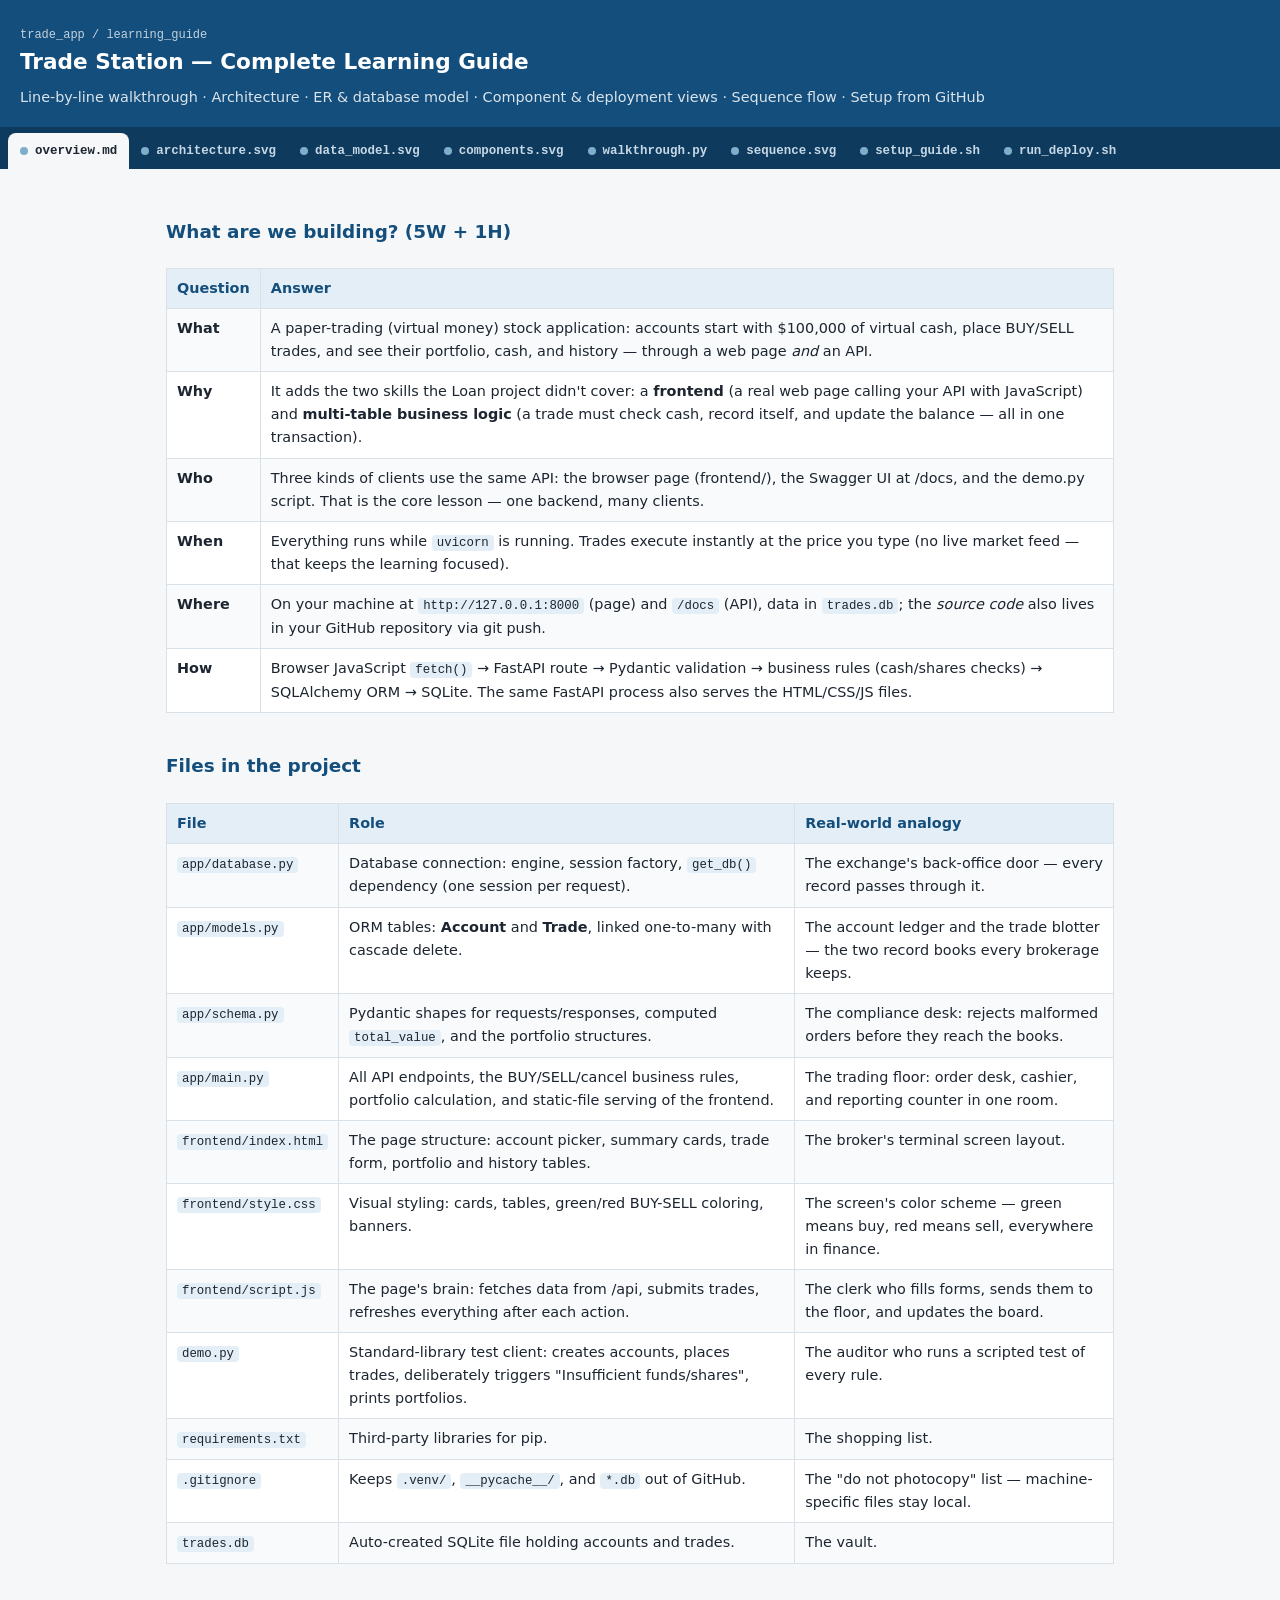
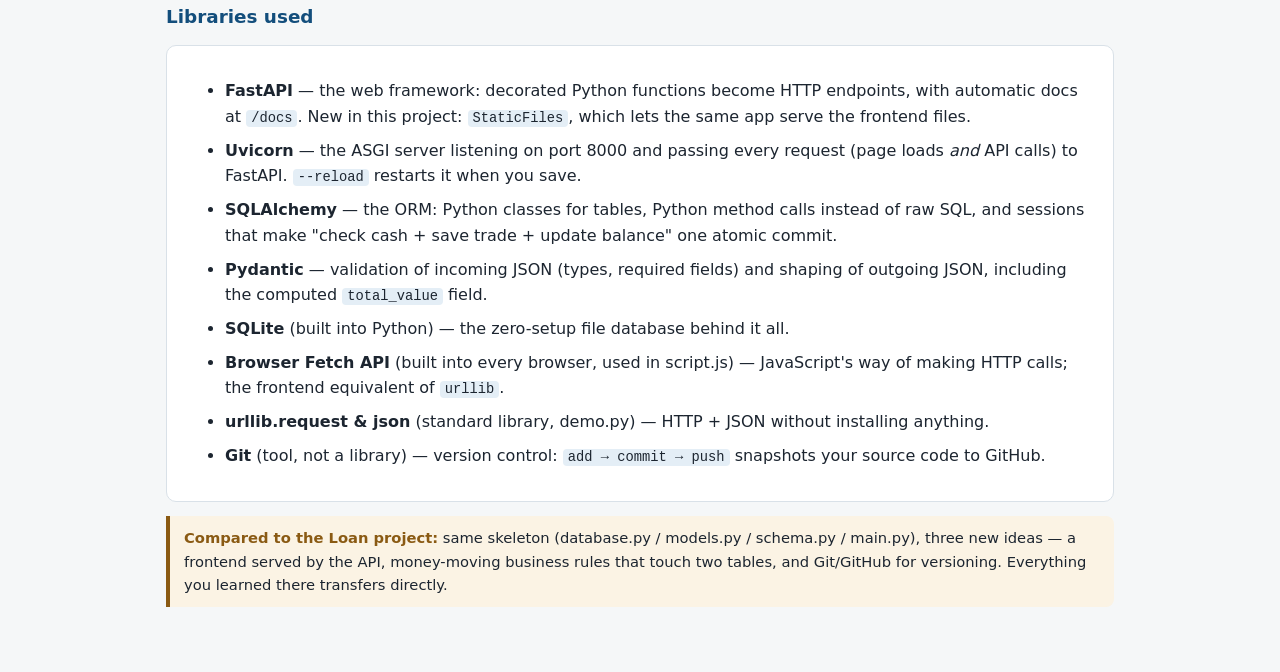
<file: trade_app_learning_guide.html>
<!DOCTYPE html>
<html lang="en">
<head>
<meta charset="UTF-8">
<meta name="viewport" content="width=device-width, initial-scale=1.0">
<title>Trade Station — Complete Learning Guide</title>
<style>
  :root{
    --bg:#F5F7F8; --panel:#FFFFFF; --ink:#1C2530; --muted:#5B6B7A;
    --accent:#134E7C; --accent-soft:#E4EEF6; --line:#D9E1E8;
    --code-bg:#1F252B; --code-ink:#E6EDF3; --buy:#177245; --sell:#A33B3B;
    --amber:#8A5A13; --amber-soft:#FBF3E4;
    --mono:Consolas,"SF Mono",Menlo,monospace;
  }
  *{box-sizing:border-box}
  body{margin:0;background:var(--bg);color:var(--ink);
       font:16px/1.6 "Segoe UI",system-ui,-apple-system,sans-serif;}
  header{background:var(--accent);color:#fff;padding:26px 20px 18px}
  header h1{margin:0;font-size:1.35rem;font-weight:600}
  header p{margin:6px 0 0;opacity:.85;font-size:.9rem}
  header .crumb{font-family:var(--mono);font-size:.75rem;opacity:.75}
  nav{display:flex;flex-wrap:wrap;background:#0E3A5D;padding:0 8px;position:sticky;top:0;z-index:5}
  nav button{appearance:none;border:0;background:transparent;color:#C6D8E6;
    font:600 .78rem var(--mono);padding:11px 12px;cursor:pointer;border-radius:8px 8px 0 0;
    display:flex;gap:7px;align-items:center;margin-top:6px}
  nav button .dot{width:8px;height:8px;border-radius:50%;background:#7FAECB;flex:none}
  nav button.active{background:var(--bg);color:var(--ink)}
  nav button:focus-visible{outline:2px solid #fff;outline-offset:-2px}
  main{max-width:980px;margin:0 auto;padding:22px 16px 60px}
  section.tab{display:none}
  section.tab.active{display:block}
  h2{font-size:1.15rem;margin:26px 0 10px;color:var(--accent)}
  h3{font-size:1rem;margin:22px 0 8px}
  p{margin:8px 0}
  .card{background:var(--panel);border:1px solid var(--line);border-radius:10px;padding:16px 18px;margin:14px 0}
  .tip{background:var(--amber-soft);border-left:4px solid var(--amber);padding:10px 14px;border-radius:0 8px 8px 0;margin:12px 0;font-size:.92rem}
  .tip b{color:var(--amber)}
  code{font-family:var(--mono);font-size:.86em;background:var(--accent-soft);padding:1px 5px;border-radius:4px}
  table{width:100%;border-collapse:collapse;margin:12px 0;font-size:.9rem;background:var(--panel)}
  th,td{border:1px solid var(--line);padding:8px 10px;text-align:left;vertical-align:top}
  th{background:var(--accent-soft);color:var(--accent);font-weight:600}
  tr:nth-child(even) td{background:#F8FAFB}
  .tablewrap{overflow-x:auto}
  ol.code{margin:10px 0;padding:14px 10px 14px 0;background:var(--code-bg);color:var(--code-ink);
    border-radius:10px;list-style:none;counter-reset:ln;font-family:var(--mono);
    font-size:.78rem;line-height:1.55;overflow-x:auto}
  ol.code li{counter-increment:ln;white-space:pre;padding-left:56px;position:relative;min-width:max-content}
  ol.code li::before{content:counter(ln);position:absolute;left:0;width:40px;text-align:right;
    color:#6B7A85;font-size:.7rem;top:2px}
  details{background:var(--panel);border:1px solid var(--line);border-radius:10px;margin:12px 0}
  summary{cursor:pointer;padding:13px 16px;font-weight:600;font-family:var(--mono);font-size:.88rem;color:var(--accent)}
  details[open] summary{border-bottom:1px solid var(--line)}
  details .inner{padding:6px 16px 16px}
  figure{margin:14px 0;background:var(--panel);border:1px solid var(--line);border-radius:10px;padding:14px;overflow-x:auto}
  figcaption{font-size:.82rem;color:var(--muted);margin-top:8px}
  ul.libs li{margin:8px 0}
  ol.steps{counter-reset:s;list-style:none;padding:0}
  ol.steps>li{counter-increment:s;background:var(--panel);border:1px solid var(--line);
    border-radius:10px;padding:14px 16px 14px 58px;margin:12px 0;position:relative}
  ol.steps>li::before{content:counter(s);position:absolute;left:14px;top:14px;width:30px;height:30px;
    border-radius:50%;background:var(--accent);color:#fff;display:flex;align-items:center;
    justify-content:center;font-weight:700;font-size:.9rem}
  ol.steps b.t{display:block;margin-bottom:4px}
  pre.cmd{background:var(--code-bg);color:var(--code-ink);font-family:var(--mono);font-size:.82rem;
    padding:9px 12px;border-radius:8px;overflow-x:auto;margin:8px 0}
  @media (prefers-reduced-motion:no-preference){section.tab.active{animation:fade .18s ease}}
  @keyframes fade{from{opacity:0}to{opacity:1}}
</style>
</head>
<body>

<header>
  <div class="crumb">trade_app / learning_guide</div>
  <h1>Trade Station — Complete Learning Guide</h1>
  <p>Line-by-line walkthrough · Architecture · ER &amp; database model · Component &amp; deployment views · Sequence flow · Setup from GitHub</p>
</header>

<nav id="tabs">
  <button class="active" data-t="overview"><span class="dot"></span>overview.md</button>
  <button data-t="arch"><span class="dot"></span>architecture.svg</button>
  <button data-t="data"><span class="dot"></span>data_model.svg</button>
  <button data-t="comp"><span class="dot"></span>components.svg</button>
  <button data-t="code"><span class="dot"></span>walkthrough.py</button>
  <button data-t="seq"><span class="dot"></span>sequence.svg</button>
  <button data-t="setup"><span class="dot"></span>setup_guide.sh</button>
  <button data-t="deploy"><span class="dot"></span>run_deploy.sh</button>
</nav>

<main>

<!-- ============ TAB 1: OVERVIEW ============ -->
<section class="tab active" id="overview">
  <h2>What are we building? (5W + 1H)</h2>
  <div class="tablewrap"><table>
    <tr><th>Question</th><th>Answer</th></tr>
    <tr><td><b>What</b></td><td>A paper-trading (virtual money) stock application: accounts start with $100,000 of virtual cash, place BUY/SELL trades, and see their portfolio, cash, and history — through a web page <i>and</i> an API.</td></tr>
    <tr><td><b>Why</b></td><td>It adds the two skills the Loan project didn't cover: a <b>frontend</b> (a real web page calling your API with JavaScript) and <b>multi-table business logic</b> (a trade must check cash, record itself, and update the balance — all in one transaction).</td></tr>
    <tr><td><b>Who</b></td><td>Three kinds of clients use the same API: the browser page (frontend/), the Swagger UI at /docs, and the demo.py script. That is the core lesson — one backend, many clients.</td></tr>
    <tr><td><b>When</b></td><td>Everything runs while <code>uvicorn</code> is running. Trades execute instantly at the price you type (no live market feed — that keeps the learning focused).</td></tr>
    <tr><td><b>Where</b></td><td>On your machine at <code>http://127.0.0.1:8000</code> (page) and <code>/docs</code> (API), data in <code>trades.db</code>; the <i>source code</i> also lives in your GitHub repository via git push.</td></tr>
    <tr><td><b>How</b></td><td>Browser JavaScript <code>fetch()</code> → FastAPI route → Pydantic validation → business rules (cash/shares checks) → SQLAlchemy ORM → SQLite. The same FastAPI process also serves the HTML/CSS/JS files.</td></tr>
  </table></div>

  <h2>Files in the project</h2>
  <div class="tablewrap"><table>
    <tr><th>File</th><th>Role</th><th>Real-world analogy</th></tr>
    <tr><td><code>app/database.py</code></td><td>Database connection: engine, session factory, <code>get_db()</code> dependency (one session per request).</td><td>The exchange's back-office door — every record passes through it.</td></tr>
    <tr><td><code>app/models.py</code></td><td>ORM tables: <b>Account</b> and <b>Trade</b>, linked one-to-many with cascade delete.</td><td>The account ledger and the trade blotter — the two record books every brokerage keeps.</td></tr>
    <tr><td><code>app/schema.py</code></td><td>Pydantic shapes for requests/responses, computed <code>total_value</code>, and the portfolio structures.</td><td>The compliance desk: rejects malformed orders before they reach the books.</td></tr>
    <tr><td><code>app/main.py</code></td><td>All API endpoints, the BUY/SELL/cancel business rules, portfolio calculation, and static-file serving of the frontend.</td><td>The trading floor: order desk, cashier, and reporting counter in one room.</td></tr>
    <tr><td><code>frontend/index.html</code></td><td>The page structure: account picker, summary cards, trade form, portfolio and history tables.</td><td>The broker's terminal screen layout.</td></tr>
    <tr><td><code>frontend/style.css</code></td><td>Visual styling: cards, tables, green/red BUY-SELL coloring, banners.</td><td>The screen's color scheme — green means buy, red means sell, everywhere in finance.</td></tr>
    <tr><td><code>frontend/script.js</code></td><td>The page's brain: fetches data from /api, submits trades, refreshes everything after each action.</td><td>The clerk who fills forms, sends them to the floor, and updates the board.</td></tr>
    <tr><td><code>demo.py</code></td><td>Standard-library test client: creates accounts, places trades, deliberately triggers "Insufficient funds/shares", prints portfolios.</td><td>The auditor who runs a scripted test of every rule.</td></tr>
    <tr><td><code>requirements.txt</code></td><td>Third-party libraries for pip.</td><td>The shopping list.</td></tr>
    <tr><td><code>.gitignore</code></td><td>Keeps <code>.venv/</code>, <code>__pycache__/</code>, and <code>*.db</code> out of GitHub.</td><td>The "do not photocopy" list — machine-specific files stay local.</td></tr>
    <tr><td><code>trades.db</code></td><td>Auto-created SQLite file holding accounts and trades.</td><td>The vault.</td></tr>
  </table></div>

  <h2>Libraries used</h2>
  <div class="card"><ul class="libs">
    <li><b>FastAPI</b> — the web framework: decorated Python functions become HTTP endpoints, with automatic docs at <code>/docs</code>. New in this project: <code>StaticFiles</code>, which lets the same app serve the frontend files.</li>
    <li><b>Uvicorn</b> — the ASGI server listening on port 8000 and passing every request (page loads <i>and</i> API calls) to FastAPI. <code>--reload</code> restarts it when you save.</li>
    <li><b>SQLAlchemy</b> — the ORM: Python classes for tables, Python method calls instead of raw SQL, and sessions that make "check cash + save trade + update balance" one atomic commit.</li>
    <li><b>Pydantic</b> — validation of incoming JSON (types, required fields) and shaping of outgoing JSON, including the computed <code>total_value</code> field.</li>
    <li><b>SQLite</b> (built into Python) — the zero-setup file database behind it all.</li>
    <li><b>Browser Fetch API</b> (built into every browser, used in script.js) — JavaScript's way of making HTTP calls; the frontend equivalent of <code>urllib</code>.</li>
    <li><b>urllib.request &amp; json</b> (standard library, demo.py) — HTTP + JSON without installing anything.</li>
    <li><b>Git</b> (tool, not a library) — version control: <code>add → commit → push</code> snapshots your source code to GitHub.</li>
  </ul></div>

  <div class="tip"><b>Compared to the Loan project:</b> same skeleton (database.py / models.py / schema.py / main.py), three new ideas — a frontend served by the API, money-moving business rules that touch two tables, and Git/GitHub for versioning. Everything you learned there transfers directly.</div>
</section>

<!-- ============ TAB 2: ARCHITECTURE ============ -->
<section class="tab" id="arch">
  <h2>Architecture diagram</h2>
  <p>Same layered idea as the Loan project, with one addition: the FastAPI process now serves the frontend files too, so the browser talks to it twice — once to load the page, then repeatedly for data.</p>

  <figure>
  <svg viewBox="0 0 780 700" xmlns="http://www.w3.org/2000/svg" role="img" aria-label="Architecture diagram" style="min-width:660px;width:100%;height:auto">
    <defs><marker id="ar" markerWidth="9" markerHeight="9" refX="7" refY="4.5" orient="auto">
      <path d="M0,0 L8,4.5 L0,9 z" fill="#134E7C"/></marker></defs>
    <style>
      .box{fill:#fff;stroke:#134E7C;stroke-width:1.6}
      .lbl{font:600 14px Consolas,monospace;fill:#1C2530}
      .sub{font:12px 'Segoe UI',sans-serif;fill:#5B6B7A}
      .band{font:700 11px Consolas,monospace;fill:#134E7C;letter-spacing:1px}
      .flow{stroke:#134E7C;stroke-width:1.8;fill:none;marker-end:url(#ar)}
    </style>
    <text x="16" y="26" class="band">CLIENTS</text>
    <rect x="55" y="38" width="200" height="74" rx="10" class="box"/>
    <text x="155" y="62" text-anchor="middle" class="lbl">Browser</text>
    <text x="155" y="81" text-anchor="middle" class="sub">loads frontend page, then</text>
    <text x="155" y="97" text-anchor="middle" class="sub">fetch() calls to /api/*</text>
    <rect x="295" y="38" width="200" height="74" rx="10" class="box"/>
    <text x="395" y="62" text-anchor="middle" class="lbl">Swagger UI /docs</text>
    <text x="395" y="86" text-anchor="middle" class="sub">auto-generated tester</text>
    <rect x="535" y="38" width="200" height="74" rx="10" class="box"/>
    <text x="635" y="62" text-anchor="middle" class="lbl">demo.py</text>
    <text x="635" y="86" text-anchor="middle" class="sub">urllib + json client</text>

    <line x1="155" y1="112" x2="155" y2="152" class="flow"/>
    <line x1="395" y1="112" x2="395" y2="152" class="flow"/>
    <line x1="635" y1="112" x2="635" y2="152" class="flow"/>
    <text x="395" y="142" class="sub" text-anchor="middle">HTTP · http://127.0.0.1:8000</text>

    <text x="16" y="174" class="band">SERVER</text>
    <rect x="55" y="158" width="680" height="52" rx="10" class="box" fill="#E4EEF6"/>
    <text x="395" y="181" text-anchor="middle" class="lbl">Uvicorn (ASGI server, port 8000)</text>
    <text x="395" y="199" text-anchor="middle" class="sub">one process serves BOTH the page files and the API</text>
    <line x1="395" y1="210" x2="395" y2="244" class="flow"/>

    <text x="16" y="266" class="band">APP</text>
    <rect x="55" y="250" width="680" height="196" rx="10" class="box"/>
    <text x="395" y="274" text-anchor="middle" class="lbl">app/main.py — FastAPI "Trade Station API"</text>
    <rect x="80" y="290" width="150" height="136" rx="8" class="box" stroke-dasharray="4 3"/>
    <text x="155" y="314" text-anchor="middle" class="lbl" font-size="12">StaticFiles</text>
    <text x="155" y="336" text-anchor="middle" class="sub">GET / →</text>
    <text x="155" y="352" text-anchor="middle" class="sub">frontend/index.html</text>
    <text x="155" y="368" text-anchor="middle" class="sub">style.css, script.js</text>
    <rect x="250" y="290" width="150" height="136" rx="8" class="box" stroke-dasharray="4 3"/>
    <text x="325" y="314" text-anchor="middle" class="lbl" font-size="12">Account routes</text>
    <text x="325" y="336" text-anchor="middle" class="sub">/api/accounts</text>
    <text x="325" y="352" text-anchor="middle" class="sub">create · list · get</text>
    <text x="325" y="368" text-anchor="middle" class="sub">delete · portfolio</text>
    <rect x="420" y="290" width="150" height="136" rx="8" class="box" stroke-dasharray="4 3"/>
    <text x="495" y="314" text-anchor="middle" class="lbl" font-size="12">Trade routes</text>
    <text x="495" y="336" text-anchor="middle" class="sub">/api/trades</text>
    <text x="495" y="352" text-anchor="middle" class="sub">place (BUY/SELL rules)</text>
    <text x="495" y="368" text-anchor="middle" class="sub">list · cancel</text>
    <rect x="590" y="290" width="125" height="136" rx="8" class="box" stroke-dasharray="4 3"/>
    <text x="652" y="314" text-anchor="middle" class="lbl" font-size="12">schema.py</text>
    <text x="652" y="336" text-anchor="middle" class="sub">validate in</text>
    <text x="652" y="352" text-anchor="middle" class="sub">shape out</text>
    <text x="652" y="368" text-anchor="middle" class="sub">total_value</text>

    <line x1="395" y1="446" x2="395" y2="480" class="flow"/>
    <text x="16" y="502" class="band">ORM</text>
    <rect x="55" y="486" width="330" height="86" rx="10" class="box"/>
    <text x="220" y="510" text-anchor="middle" class="lbl">app/models.py</text>
    <text x="220" y="530" text-anchor="middle" class="sub">Account ⟷ Trade (1-to-many)</text>
    <text x="220" y="548" text-anchor="middle" class="sub">cascade delete</text>
    <rect x="405" y="486" width="330" height="86" rx="10" class="box"/>
    <text x="570" y="510" text-anchor="middle" class="lbl">app/database.py</text>
    <text x="570" y="530" text-anchor="middle" class="sub">engine · SessionLocal · Base</text>
    <text x="570" y="548" text-anchor="middle" class="sub">get_db() per request</text>
    <line x1="385" y1="529" x2="405" y2="529" class="flow"/>

    <line x1="395" y1="572" x2="395" y2="608" class="flow"/>
    <text x="475" y="598" class="sub">SQL INSERT / SELECT / UPDATE</text>
    <text x="16" y="630" class="band">DISK</text>
    <rect x="235" y="614" width="320" height="60" rx="10" class="box" fill="#E4EEF6"/>
    <text x="395" y="639" text-anchor="middle" class="lbl">trades.db (SQLite)</text>
    <text x="395" y="658" text-anchor="middle" class="sub">tables: accounts · trades</text>
  </svg>
  <figcaption>The one new arrow compared to the Loan project: the StaticFiles block. The browser's first request fetches the page itself; after that, script.js turns the browser into an API client just like demo.py.</figcaption>
  </figure>

  <h3>Why one process for both frontend and API?</h3>
  <div class="card">
    <p>Big companies often run the frontend and backend as separate deployments. For learning, serving both from FastAPI removes two whole problems: no second server to start, and no CORS (cross-origin) configuration — because the page and the API share the same address, the browser considers them the same site.</p>
    <p>The mount order matters: <code>/api/*</code> routes and <code>/docs</code> are registered <i>first</i>, and StaticFiles is mounted at <code>/</code> <i>last</i>, so it only catches whatever the API didn't claim.</p>
  </div>
</section>

<!-- ============ TAB 3: DATA MODEL ============ -->
<section class="tab" id="data">
  <h2>Entity diagram (conceptual view)</h2>
  <p>The entity–relationship view answers one question: <i>what things exist and how do they relate?</i> Here there are only two entities.</p>

  <figure>
  <svg viewBox="0 0 760 240" xmlns="http://www.w3.org/2000/svg" role="img" aria-label="Entity relationship diagram" style="min-width:600px;width:100%;height:auto">
    <style>
      .ent{fill:#E4EEF6;stroke:#134E7C;stroke-width:2}
      .elbl{font:700 16px Consolas,monospace;fill:#134E7C}
      .esub{font:12px 'Segoe UI',sans-serif;fill:#5B6B7A}
      .rel{stroke:#134E7C;stroke-width:2;fill:none}
      .card2{font:700 13px Consolas,monospace;fill:#1C2530}
      .rlbl{font:12.5px 'Segoe UI',sans-serif;fill:#1C2530}
    </style>
    <rect x="60" y="70" width="220" height="100" rx="12" class="ent"/>
    <text x="170" y="112" text-anchor="middle" class="elbl">ACCOUNT</text>
    <text x="170" y="136" text-anchor="middle" class="esub">a person with virtual cash</text>
    <rect x="480" y="70" width="220" height="100" rx="12" class="ent"/>
    <text x="590" y="112" text-anchor="middle" class="elbl">TRADE</text>
    <text x="590" y="136" text-anchor="middle" class="esub">one BUY or SELL order</text>
    <line x1="280" y1="120" x2="480" y2="120" class="rel"/>
    <text x="380" y="106" text-anchor="middle" class="rlbl">places</text>
    <!-- crow's foot: one side -->
    <line x1="300" y1="108" x2="300" y2="132" class="rel"/>
    <text x="300" y="152" text-anchor="middle" class="card2">1</text>
    <!-- many side -->
    <line x1="480" y1="120" x2="460" y2="108" class="rel"/>
    <line x1="480" y1="120" x2="460" y2="132" class="rel"/>
    <text x="458" y="152" text-anchor="middle" class="card2">N</text>
    <text x="380" y="200" text-anchor="middle" class="esub">One account places many trades · every trade belongs to exactly one account</text>
  </svg>
  <figcaption>Read it aloud: "one Account places N Trades." That single sentence generates the ForeignKey, the relationship() lines, and the cascade rule in models.py.</figcaption>
  </figure>

  <h2>Database diagram (physical view)</h2>
  <p>The physical view shows the actual tables SQLite creates — every column, its type, and the key that ties the tables together.</p>

  <figure>
  <svg viewBox="0 0 780 380" xmlns="http://www.w3.org/2000/svg" role="img" aria-label="Database schema diagram" style="min-width:640px;width:100%;height:auto">
    <style>
      .thead{fill:#134E7C}
      .tname{font:700 14px Consolas,monospace;fill:#fff}
      .row{font:12.5px Consolas,monospace;fill:#1C2530}
      .typ{font:11.5px Consolas,monospace;fill:#5B6B7A}
      .key{font:700 10px Consolas,monospace;fill:#8A5A13}
      .tbl{fill:#fff;stroke:#134E7C;stroke-width:1.6}
      .fk{stroke:#8A5A13;stroke-width:2;fill:none;stroke-dasharray:6 3}
    </style>
    <!-- accounts -->
    <rect x="50" y="30" width="300" height="204" rx="10" class="tbl"/>
    <rect x="50" y="30" width="300" height="34" rx="10" class="thead"/>
    <rect x="50" y="50" width="300" height="14" class="thead"/>
    <text x="200" y="53" text-anchor="middle" class="tname">accounts</text>
    <text x="66" y="88"  class="row">id</text><text x="180" y="88"  class="typ">INTEGER</text><text x="300" y="88" class="key">PK</text>
    <text x="66" y="114" class="row">owner_name</text><text x="180" y="114" class="typ">TEXT NOT NULL</text>
    <text x="66" y="140" class="row">email</text><text x="180" y="140" class="typ">TEXT UNIQUE</text>
    <text x="66" y="166" class="row">cash_balance</text><text x="180" y="166" class="typ">REAL (100000.0)</text>
    <text x="66" y="192" class="row">created_at</text><text x="180" y="192" class="typ">DATETIME</text>
    <!-- trades -->
    <rect x="430" y="30" width="300" height="282" rx="10" class="tbl"/>
    <rect x="430" y="30" width="300" height="34" rx="10" class="thead"/>
    <rect x="430" y="50" width="300" height="14" class="thead"/>
    <text x="580" y="53" text-anchor="middle" class="tname">trades</text>
    <text x="446" y="88"  class="row">id</text><text x="575" y="88"  class="typ">INTEGER</text><text x="688" y="88" class="key">PK</text>
    <text x="446" y="114" class="row">account_id</text><text x="575" y="114" class="typ">INTEGER</text><text x="688" y="114" class="key">FK</text>
    <text x="446" y="140" class="row">symbol</text><text x="575" y="140" class="typ">TEXT NOT NULL</text>
    <text x="446" y="166" class="row">side</text><text x="575" y="166" class="typ">TEXT BUY|SELL</text>
    <text x="446" y="192" class="row">quantity</text><text x="575" y="192" class="typ">INTEGER &gt; 0</text>
    <text x="446" y="218" class="row">price</text><text x="575" y="218" class="typ">REAL &gt; 0</text>
    <text x="446" y="244" class="row">status</text><text x="575" y="244" class="typ">TEXT (EXECUTED)</text>
    <text x="446" y="270" class="row">created_at</text><text x="575" y="270" class="typ">DATETIME</text>
    <!-- FK line -->
    <path d="M 350 84 C 400 84 400 110 430 110" class="fk"/>
    <text x="372" y="72" class="key">accounts.id = trades.account_id</text>
  </svg>
  <figcaption>The dashed amber line is the foreign key: every trades.account_id must equal some accounts.id. Delete an account and (via the cascade rule in models.py) its trades go with it.</figcaption>
  </figure>

  <h3>How the two diagrams map to code</h3>
  <div class="tablewrap"><table>
    <tr><th>Diagram element</th><th>Code in models.py</th></tr>
    <tr><td>ACCOUNT entity / accounts table</td><td><code>class Account(Base)</code> with <code>__tablename__ = "accounts"</code></td></tr>
    <tr><td>TRADE entity / trades table</td><td><code>class Trade(Base)</code> with <code>__tablename__ = "trades"</code></td></tr>
    <tr><td>"1" end of the relationship</td><td><code>trades = relationship("Trade", back_populates="account", cascade="all, delete-orphan")</code></td></tr>
    <tr><td>"N" end + dashed FK line</td><td><code>account_id = Column(Integer, ForeignKey("accounts.id"))</code> and <code>account = relationship(...)</code></td></tr>
    <tr><td>PK badges</td><td><code>primary_key=True</code></td></tr>
    <tr><td>UNIQUE on email</td><td><code>unique=True</code></td></tr>
    <tr><td>Defaults (100000.0, EXECUTED, now)</td><td><code>default=...</code> on each Column</td></tr>
  </table></div>

  <div class="tip"><b>Interesting design point:</b> there is no "holdings" table. Your current position in a stock is <i>calculated</i> from the trade history (BUYs minus SELLs) by the portfolio endpoint. Storing only facts (trades) and computing state (holdings) avoids the two ever disagreeing — a pattern worth remembering.</div>
</section>

<!-- ============ TAB 4: COMPONENT & DEPLOYMENT ============ -->
<section class="tab" id="comp">
  <h2>Component diagram</h2>
  <p>Components are the replaceable building blocks and the interfaces between them. Arrows mean "uses".</p>

  <figure>
  <svg viewBox="0 0 780 470" xmlns="http://www.w3.org/2000/svg" role="img" aria-label="Component diagram" style="min-width:640px;width:100%;height:auto">
    <defs><marker id="ca" markerWidth="9" markerHeight="9" refX="7" refY="4.5" orient="auto">
      <path d="M0,0 L8,4.5 L0,9 z" fill="#134E7C"/></marker></defs>
    <style>
      .cbox{fill:#fff;stroke:#134E7C;stroke-width:1.6}
      .cgrp{fill:none;stroke:#5B6B7A;stroke-width:1.3;stroke-dasharray:6 4}
      .clbl{font:600 13px Consolas,monospace;fill:#1C2530}
      .csub{font:11.5px 'Segoe UI',sans-serif;fill:#5B6B7A}
      .glbl{font:700 11px Consolas,monospace;fill:#5B6B7A;letter-spacing:1px}
      .cflow{stroke:#134E7C;stroke-width:1.7;fill:none;marker-end:url(#ca)}
      .iface{font:11px Consolas,monospace;fill:#8A5A13}
    </style>
    <!-- Frontend group -->
    <rect x="40" y="34" width="300" height="170" rx="12" class="cgrp"/>
    <text x="56" y="56" class="glbl">FRONTEND COMPONENT</text>
    <rect x="60" y="70" width="120" height="52" rx="8" class="cbox"/>
    <text x="120" y="92" text-anchor="middle" class="clbl">index.html</text>
    <text x="120" y="110" text-anchor="middle" class="csub">structure</text>
    <rect x="200" y="70" width="120" height="52" rx="8" class="cbox"/>
    <text x="260" y="92" text-anchor="middle" class="clbl">style.css</text>
    <text x="260" y="110" text-anchor="middle" class="csub">appearance</text>
    <rect x="60" y="136" width="260" height="52" rx="8" class="cbox"/>
    <text x="190" y="158" text-anchor="middle" class="clbl">script.js</text>
    <text x="190" y="176" text-anchor="middle" class="csub">behavior: fetch(), refresh, forms</text>
    <!-- Backend group -->
    <rect x="410" y="34" width="330" height="300" rx="12" class="cgrp"/>
    <text x="426" y="56" class="glbl">BACKEND COMPONENT (FastAPI)</text>
    <rect x="430" y="70" width="290" height="52" rx="8" class="cbox"/>
    <text x="575" y="92" text-anchor="middle" class="clbl">main.py — routes + rules</text>
    <text x="575" y="110" text-anchor="middle" class="csub">accounts · trades · portfolio · static</text>
    <rect x="430" y="140" width="137" height="52" rx="8" class="cbox"/>
    <text x="498" y="162" text-anchor="middle" class="clbl">schema.py</text>
    <text x="498" y="180" text-anchor="middle" class="csub">validation</text>
    <rect x="583" y="140" width="137" height="52" rx="8" class="cbox"/>
    <text x="651" y="162" text-anchor="middle" class="clbl">models.py</text>
    <text x="651" y="180" text-anchor="middle" class="csub">ORM tables</text>
    <rect x="430" y="210" width="290" height="52" rx="8" class="cbox"/>
    <text x="575" y="232" text-anchor="middle" class="clbl">database.py</text>
    <text x="575" y="250" text-anchor="middle" class="csub">engine · sessions</text>
    <rect x="430" y="278" width="290" height="42" rx="8" class="cbox" fill="#E4EEF6"/>
    <text x="575" y="304" text-anchor="middle" class="clbl">SQLite — trades.db</text>
    <!-- Demo client -->
    <rect x="40" y="260" width="300" height="60" rx="8" class="cbox"/>
    <text x="190" y="284" text-anchor="middle" class="clbl">demo.py component</text>
    <text x="190" y="303" text-anchor="middle" class="csub">scripted API client (urllib)</text>
    <!-- Interfaces -->
    <line x1="340" y1="162" x2="430" y2="96" class="cflow"/>
    <text x="352" y="118" class="iface">REST /api (JSON)</text>
    <line x1="340" y1="290" x2="430" y2="290" class="cflow"/>
    <line x1="378" y1="290" x2="378" y2="200" fill="none" stroke="none"/>
    <text x="352" y="282" class="iface">REST /api</text>
    <line x1="575" y1="122" x2="498" y2="140" class="cflow"/>
    <line x1="575" y1="122" x2="651" y2="140" class="cflow"/>
    <line x1="651" y1="192" x2="590" y2="210" class="cflow"/>
    <line x1="575" y1="262" x2="575" y2="278" class="cflow"/>
    <text x="588" y="274" class="iface">SQL</text>
    <!-- static serving arrow -->
    <path d="M 430 84 C 380 60 340 60 320 70" fill="none" stroke="#134E7C" stroke-width="1.7" marker-end="url(#ca)"/>
    <text x="330" y="52" class="iface">serves files (GET /)</text>
    <text x="390" y="440" text-anchor="middle" class="csub">Any component can be swapped without touching the others: replace script.js with a React app, or SQLite with PostgreSQL — the REST and SQL interfaces stay the same.</text>
  </svg>
  <figcaption>Two client components (frontend, demo.py) use one backend component through the same REST interface; inside the backend, each file uses only its neighbor.</figcaption>
  </figure>

  <h2>Deployment diagram</h2>
  <p>Where does everything physically run? During development, almost everything is on one machine — plus GitHub in the cloud holding your source code.</p>

  <figure>
  <svg viewBox="0 0 780 400" xmlns="http://www.w3.org/2000/svg" role="img" aria-label="Deployment diagram" style="min-width:640px;width:100%;height:auto">
    <defs><marker id="da" markerWidth="9" markerHeight="9" refX="7" refY="4.5" orient="auto">
      <path d="M0,0 L8,4.5 L0,9 z" fill="#134E7C"/></marker></defs>
    <style>
      .node{fill:#F8FAFB;stroke:#134E7C;stroke-width:2}
      .node3d{fill:#E4EEF6;stroke:#134E7C;stroke-width:2}
      .dlbl{font:700 13px Consolas,monospace;fill:#134E7C}
      .dbox{fill:#fff;stroke:#134E7C;stroke-width:1.4}
      .dtxt{font:600 12px Consolas,monospace;fill:#1C2530}
      .dsub{font:11px 'Segoe UI',sans-serif;fill:#5B6B7A}
      .dflow{stroke:#134E7C;stroke-width:1.7;fill:none;marker-end:url(#da)}
    </style>
    <!-- Dev machine node -->
    <rect x="30" y="30" width="480" height="340" rx="14" class="node"/>
    <text x="50" y="58" class="dlbl">«device» Your laptop / desktop</text>
    <!-- browser -->
    <rect x="55" y="80" width="190" height="70" rx="8" class="dbox"/>
    <text x="150" y="106" text-anchor="middle" class="dtxt">Browser</text>
    <text x="150" y="124" text-anchor="middle" class="dsub">runs index.html + script.js</text>
    <!-- vscode -->
    <rect x="55" y="170" width="190" height="70" rx="8" class="dbox"/>
    <text x="150" y="196" text-anchor="middle" class="dtxt">VS Code + Claude Code</text>
    <text x="150" y="214" text-anchor="middle" class="dsub">edit code · git · terminal</text>
    <!-- uvicorn process -->
    <rect x="280" y="80" width="205" height="110" rx="8" class="node3d"/>
    <text x="382" y="106" text-anchor="middle" class="dtxt">«process» Uvicorn</text>
    <text x="382" y="126" text-anchor="middle" class="dsub">FastAPI app (app/main.py)</text>
    <text x="382" y="144" text-anchor="middle" class="dsub">+ StaticFiles(frontend/)</text>
    <text x="382" y="162" text-anchor="middle" class="dsub">listening on 127.0.0.1:8000</text>
    <!-- db file -->
    <rect x="280" y="220" width="205" height="60" rx="8" class="dbox"/>
    <text x="382" y="246" text-anchor="middle" class="dtxt">«file» trades.db</text>
    <text x="382" y="264" text-anchor="middle" class="dsub">SQLite on local disk</text>
    <!-- venv -->
    <rect x="55" y="290" width="190" height="60" rx="8" class="dbox"/>
    <text x="150" y="316" text-anchor="middle" class="dtxt">«folder» .venv</text>
    <text x="150" y="334" text-anchor="middle" class="dsub">project's own Python libs</text>
    <!-- flows -->
    <line x1="245" y1="115" x2="280" y2="115" class="dflow"/>
    <text x="248" y="105" class="dsub">HTTP</text>
    <line x1="382" y1="190" x2="382" y2="220" class="dflow"/>
    <text x="394" y="210" class="dsub">file I/O</text>
    <!-- GitHub node -->
    <rect x="570" y="90" width="180" height="150" rx="14" class="node"/>
    <text x="590" y="118" class="dlbl">«cloud» GitHub</text>
    <rect x="590" y="136" width="140" height="80" rx="8" class="dbox"/>
    <text x="660" y="164" text-anchor="middle" class="dtxt">trade-app repo</text>
    <text x="660" y="182" text-anchor="middle" class="dsub">source code only</text>
    <text x="660" y="198" text-anchor="middle" class="dsub">(no .venv, no .db)</text>
    <line x1="245" y1="205" x2="590" y2="180" class="dflow"/>
    <text x="380" y="215" class="dsub">git push / pull (HTTPS)</text>
  </svg>
  <figcaption>Development deployment: one machine runs everything; GitHub stores only the source. In production you would move the Uvicorn process and database to a server — the code would not need to change.</figcaption>
  </figure>

  <div class="tip"><b>Why the .gitignore matters here:</b> the deployment diagram makes it visual — <code>.venv</code> and <code>trades.db</code> live only on the device node, never in the GitHub node. Anyone cloning your repo rebuilds them with <code>python -m venv</code> and a first server start.</div>
</section>

<!-- ============ TAB 5: CODE WALKTHROUGH ============ -->
<section class="tab" id="code">
  <h2>Line-by-line code walkthrough</h2>
  <p>Files are ordered the way a request travels — connection layer first, browser last. Backend concepts you already met in the Loan project are explained briefly; everything new gets the full treatment.</p>

  <!-- database.py -->
  <details>
    <summary>1 · app/database.py — the connection layer (19 lines)</summary>
    <div class="inner">
    <ol class="code">
<li>from sqlalchemy import create_engine</li>
<li>from sqlalchemy.orm import sessionmaker, declarative_base</li>
<li></li>
<li>DATABASE_URL = "sqlite:///./trades.db"</li>
<li></li>
<li>engine = create_engine(</li>
<li>    DATABASE_URL, connect_args={"check_same_thread": False}</li>
<li>)</li>
<li></li>
<li>SessionLocal = sessionmaker(autocommit=False, autoflush=False, bind=engine)</li>
<li></li>
<li>Base = declarative_base()</li>
<li></li>
<li>def get_db():</li>
<li>    db = SessionLocal()</li>
<li>    try:</li>
<li>        yield db</li>
<li>    finally:</li>
<li>        db.close()</li>
    </ol>
    <div class="tablewrap"><table>
      <tr><th>Line</th><th>Explanation</th></tr>
      <tr><td>1–12</td><td>Identical to the Loan project except the filename on line 4 (<code>trades.db</code>). <code>engine</code> = the app-wide door to the database; <code>SessionLocal</code> = factory producing one short-lived session per request; <code>Base</code> = the registry models attach to; <code>autocommit=False</code> = nothing saves until <code>db.commit()</code>.</td></tr>
      <tr><td>14–19</td><td><code>get_db()</code> opens a session, <code>yield</code>s it to the endpoint, and the <code>finally</code> guarantees it closes even if the endpoint raised an error. One extra reason this matters here: a trade modifies <i>two</i> tables (trades + the account's cash). Because both changes happen in the <b>same session</b> and one <code>commit()</code>, they succeed or fail together — you can never end up with cash deducted but no trade recorded.</td></tr>
    </table></div>
    </div>
  </details>

  <!-- models.py -->
  <details>
    <summary>2 · app/models.py — the two tables (30 lines)</summary>
    <div class="inner">
    <ol class="code">
<li>from datetime import datetime</li>
<li>from sqlalchemy import Column, Integer, String, Float, DateTime, ForeignKey</li>
<li>from sqlalchemy.orm import relationship</li>
<li>from .database import Base</li>
<li></li>
<li>class Account(Base):</li>
<li>    __tablename__ = "accounts"</li>
<li></li>
<li>    id = Column(Integer, primary_key=True, index=True)</li>
<li>    owner_name = Column(String, nullable=False)</li>
<li>    email = Column(String, unique=True, nullable=False, index=True)</li>
<li>    cash_balance = Column(Float, default=100000.0)</li>
<li>    created_at = Column(DateTime, default=datetime.utcnow)</li>
<li></li>
<li>    trades = relationship("Trade", back_populates="account",</li>
<li>                          cascade="all, delete-orphan")</li>
<li></li>
<li>class Trade(Base):</li>
<li>    __tablename__ = "trades"</li>
<li></li>
<li>    id = Column(Integer, primary_key=True, index=True)</li>
<li>    account_id = Column(Integer, ForeignKey("accounts.id"), nullable=False)</li>
<li>    symbol = Column(String, nullable=False, index=True)</li>
<li>    side = Column(String, nullable=False)</li>
<li>    quantity = Column(Integer, nullable=False)</li>
<li>    price = Column(Float, nullable=False)</li>
<li>    status = Column(String, default="EXECUTED")</li>
<li>    created_at = Column(DateTime, default=datetime.utcnow)</li>
<li></li>
<li>    account = relationship("Account", back_populates="trades")</li>
    </ol>
    <div class="tablewrap"><table>
      <tr><th>Line</th><th>Explanation</th></tr>
      <tr><td>1–4</td><td>Same imports as before; the leading dot in <code>.database</code> means "from this same package".</td></tr>
      <tr><td>6–13</td><td>The accounts table. Line 12 is the interesting one: <code>default=100000.0</code> means the <i>database</i> hands every new account its starting cash — no endpoint code needed, and no client can choose their own starting balance because <code>cash_balance</code> isn't in the AccountCreate schema at all.</td></tr>
      <tr><td>15–16</td><td>One-to-many, account side: <code>account.trades</code> is a Python list of Trade objects. <code>cascade="all, delete-orphan"</code> = deleting an account deletes its trades.</td></tr>
      <tr><td>18–28</td><td>The trades table. Line 22's <code>ForeignKey("accounts.id")</code> is the dashed line in the database diagram made real. Line 23 indexes <code>symbol</code> because the app filters by it (portfolio math, history filters) — indexes make those lookups fast. Line 27: trades are born <code>EXECUTED</code>; cancelling flips this to <code>CANCELLED</code> instead of deleting the row, so the audit trail survives (same soft-delete idea you met in the loan work).</td></tr>
      <tr><td>30</td><td>The reverse direction: <code>trade.account</code> walks from any trade back to its owner.</td></tr>
    </table></div>
    </div>
  </details>

  <!-- schema.py -->
  <details>
    <summary>3 · app/schema.py — validation &amp; response shapes (54 lines)</summary>
    <div class="inner">
    <ol class="code">
<li>from datetime import datetime</li>
<li>from typing import List</li>
<li>from pydantic import BaseModel, ConfigDict, computed_field</li>
<li></li>
<li>class AccountCreate(BaseModel):</li>
<li>    owner_name: str</li>
<li>    email: str</li>
<li></li>
<li>class TradeCreate(BaseModel):</li>
<li>    account_id: int</li>
<li>    symbol: str</li>
<li>    side: str</li>
<li>    quantity: int</li>
<li>    price: float</li>
<li></li>
<li>class TradeResponse(BaseModel):</li>
<li>    model_config = ConfigDict(from_attributes=True)</li>
<li></li>
<li>    id: int</li>
<li>    account_id: int</li>
<li>    symbol: str</li>
<li>    side: str</li>
<li>    quantity: int</li>
<li>    price: float</li>
<li>    status: str</li>
<li>    created_at: datetime</li>
<li></li>
<li>    @computed_field</li>
<li>    @property</li>
<li>    def total_value(self) -&gt; float:</li>
<li>        return round(self.quantity * self.price, 2)</li>
<li></li>
<li>class AccountResponse(BaseModel):</li>
<li>    model_config = ConfigDict(from_attributes=True)</li>
<li></li>
<li>    id: int</li>
<li>    owner_name: str</li>
<li>    email: str</li>
<li>    cash_balance: float</li>
<li>    created_at: datetime</li>
<li>    trades: List[TradeResponse] = []</li>
<li></li>
<li>class Holding(BaseModel):</li>
<li>    symbol: str</li>
<li>    net_quantity: int</li>
<li>    average_buy_price: float</li>
<li>    invested_amount: float</li>
<li></li>
<li>class PortfolioResponse(BaseModel):</li>
<li>    account_id: int</li>
<li>    cash_balance: float</li>
<li>    holdings: List[Holding]</li>
<li>    total_invested: float</li>
<li>    total_value: float</li>
    </ol>
    <div class="tablewrap"><table>
      <tr><th>Line</th><th>Explanation</th></tr>
      <tr><td>5–7</td><td>Creating an account needs only a name and email — deliberately <i>not</i> cash_balance, so the $100,000 default in models.py can't be overridden by a client.</td></tr>
      <tr><td>9–14</td><td>The shape of an incoming trade order. Pydantic guarantees the types: send <code>"quantity": "ten"</code> and FastAPI answers 422 before your code runs. Whether it's a <i>legal</i> trade (enough cash, valid side) is business logic and lives in main.py — types vs rules is a separation worth noticing.</td></tr>
      <tr><td>16–31</td><td>The outgoing trade. <code>from_attributes=True</code> lets Pydantic read straight off SQLAlchemy objects. Lines 28–31: <code>total_value</code> is computed at response time (quantity × price) — never stored, so it can never disagree with the stored fields.</td></tr>
      <tr><td>33–41</td><td>Account response includes the full nested trade list via the ORM relationship — one GET returns the account and everything it ever did.</td></tr>
      <tr><td>43–47</td><td><code>Holding</code> is a pure output shape with no matching table — proof that schemas and tables are independent ideas. Holdings exist only as math over trades.</td></tr>
      <tr><td>49–54</td><td>The portfolio bundle: cash + the holdings list + two totals. main.py fills this in; the schema just guarantees its shape (and documents it automatically in /docs).</td></tr>
    </table></div>
    </div>
  </details>

  <!-- main.py -->
  <details>
    <summary>4 · app/main.py — routes, business rules, portfolio math (152 lines)</summary>
    <div class="inner">
    <ol class="code">
<li>from typing import Optional, List</li>
<li>from fastapi import FastAPI, Depends, HTTPException</li>
<li>from fastapi.staticfiles import StaticFiles</li>
<li>from sqlalchemy.orm import Session</li>
<li></li>
<li>from .database import Base, engine, get_db</li>
<li>from . import models, schema</li>
<li></li>
<li>Base.metadata.create_all(bind=engine)</li>
<li></li>
<li>app = FastAPI(title="Trade Station API")</li>
<li></li>
<li># ---------- helpers ----------</li>
<li></li>
<li>def get_account_or_404(db: Session, account_id: int):</li>
<li>    account = db.get(models.Account, account_id)</li>
<li>    if not account:</li>
<li>        raise HTTPException(status_code=404, detail="Account not found")</li>
<li>    return account</li>
<li></li>
<li>def net_shares(db: Session, account_id: int, symbol: str) -&gt; int:</li>
<li>    trades = db.query(models.Trade).filter(</li>
<li>        models.Trade.account_id == account_id,</li>
<li>        models.Trade.symbol == symbol,</li>
<li>        models.Trade.status == "EXECUTED").all()</li>
<li>    total = 0</li>
<li>    for t in trades:</li>
<li>        total += t.quantity if t.side == "BUY" else -t.quantity</li>
<li>    return total</li>
<li></li>
<li># ---------- account endpoints ----------</li>
<li></li>
<li>@app.post("/api/accounts", response_model=schema.AccountResponse, status_code=201)</li>
<li>def create_account(payload: schema.AccountCreate, db: Session = Depends(get_db)):</li>
<li>    if db.query(models.Account).filter(</li>
<li>            models.Account.email == payload.email).first():</li>
<li>        raise HTTPException(status_code=400, detail="Email already registered")</li>
<li>    account = models.Account(**payload.model_dump())</li>
<li>    db.add(account)</li>
<li>    db.commit()</li>
<li>    db.refresh(account)</li>
<li>    return account</li>
<li></li>
<li>@app.get("/api/accounts", response_model=List[schema.AccountResponse])</li>
<li>def list_accounts(db: Session = Depends(get_db)):</li>
<li>    return db.query(models.Account).all()</li>
<li></li>
<li>@app.get("/api/accounts/{account_id}", response_model=schema.AccountResponse)</li>
<li>def get_account(account_id: int, db: Session = Depends(get_db)):</li>
<li>    return get_account_or_404(db, account_id)</li>
<li></li>
<li>@app.delete("/api/accounts/{account_id}", status_code=204)</li>
<li>def delete_account(account_id: int, db: Session = Depends(get_db)):</li>
<li>    account = get_account_or_404(db, account_id)</li>
<li>    db.delete(account)</li>
<li>    db.commit()</li>
<li></li>
<li># ---------- trade endpoints ----------</li>
<li></li>
<li>@app.post("/api/trades", response_model=schema.TradeResponse, status_code=201)</li>
<li>def place_trade(payload: schema.TradeCreate, db: Session = Depends(get_db)):</li>
<li>    account = get_account_or_404(db, payload.account_id)</li>
<li>    side = payload.side.upper()</li>
<li>    symbol = payload.symbol.upper()</li>
<li>    if side not in ("BUY", "SELL"):</li>
<li>        raise HTTPException(status_code=400, detail="Side must be BUY or SELL")</li>
<li>    if payload.quantity &lt;= 0 or payload.price &lt;= 0:</li>
<li>        raise HTTPException(status_code=400,</li>
<li>                            detail="Quantity and price must be positive")</li>
<li>    total = payload.quantity * payload.price</li>
<li>    if side == "BUY":</li>
<li>        if total &gt; account.cash_balance:</li>
<li>            raise HTTPException(status_code=400, detail="Insufficient funds")</li>
<li>        account.cash_balance -= total</li>
<li>    else:</li>
<li>        if net_shares(db, account.id, symbol) &lt; payload.quantity:</li>
<li>            raise HTTPException(status_code=400, detail="Insufficient shares")</li>
<li>        account.cash_balance += total</li>
<li>    trade = models.Trade(account_id=account.id, symbol=symbol, side=side,</li>
<li>                         quantity=payload.quantity, price=payload.price)</li>
<li>    db.add(trade)</li>
<li>    db.commit()</li>
<li>    db.refresh(trade)</li>
<li>    return trade</li>
<li></li>
<li>@app.get("/api/trades", response_model=List[schema.TradeResponse])</li>
<li>def list_trades(account_id: Optional[int] = None, symbol: Optional[str] = None,</li>
<li>                side: Optional[str] = None, db: Session = Depends(get_db)):</li>
<li>    query = db.query(models.Trade)</li>
<li>    if account_id:</li>
<li>        query = query.filter(models.Trade.account_id == account_id)</li>
<li>    if symbol:</li>
<li>        query = query.filter(models.Trade.symbol == symbol.upper())</li>
<li>    if side:</li>
<li>        query = query.filter(models.Trade.side == side.upper())</li>
<li>    return query.all()</li>
<li></li>
<li>@app.put("/api/trades/{trade_id}/cancel", response_model=schema.TradeResponse)</li>
<li>def cancel_trade(trade_id: int, db: Session = Depends(get_db)):</li>
<li>    trade = db.get(models.Trade, trade_id)</li>
<li>    if not trade:</li>
<li>        raise HTTPException(status_code=404, detail="Trade not found")</li>
<li>    if trade.status == "CANCELLED":</li>
<li>        raise HTTPException(status_code=400, detail="Trade already cancelled")</li>
<li>    account = db.get(models.Account, trade.account_id)</li>
<li>    total = trade.quantity * trade.price</li>
<li>    if trade.side == "BUY":</li>
<li>        account.cash_balance += total</li>
<li>    else:</li>
<li>        account.cash_balance -= total</li>
<li>    trade.status = "CANCELLED"</li>
<li>    db.commit()</li>
<li>    db.refresh(trade)</li>
<li>    return trade</li>
<li></li>
<li># ---------- portfolio ----------</li>
<li></li>
<li>@app.get("/api/accounts/{account_id}/portfolio",</li>
<li>         response_model=schema.PortfolioResponse)</li>
<li>def portfolio(account_id: int, db: Session = Depends(get_db)):</li>
<li>    account = get_account_or_404(db, account_id)</li>
<li>    buckets = {}</li>
<li>    for t in account.trades:</li>
<li>        if t.status != "EXECUTED":</li>
<li>            continue</li>
<li>        b = buckets.setdefault(t.symbol,</li>
<li>                               {"bought_qty": 0, "bought_cost": 0.0, "sold_qty": 0})</li>
<li>        if t.side == "BUY":</li>
<li>            b["bought_qty"] += t.quantity</li>
<li>            b["bought_cost"] += t.quantity * t.price</li>
<li>        else:</li>
<li>            b["sold_qty"] += t.quantity</li>
<li>    holdings = []</li>
<li>    for symbol, b in sorted(buckets.items()):</li>
<li>        net = b["bought_qty"] - b["sold_qty"]</li>
<li>        if net &lt;= 0:</li>
<li>            continue</li>
<li>        avg = b["bought_cost"] / b["bought_qty"]</li>
<li>        holdings.append(schema.Holding(</li>
<li>            symbol=symbol, net_quantity=net,</li>
<li>            average_buy_price=round(avg, 2),</li>
<li>            invested_amount=round(net * avg, 2)))</li>
<li>    invested = sum(h.invested_amount for h in holdings)</li>
<li>    return schema.PortfolioResponse(</li>
<li>        account_id=account.id,</li>
<li>        cash_balance=round(account.cash_balance, 2),</li>
<li>        holdings=holdings,</li>
<li>        total_invested=round(invested, 2),</li>
<li>        total_value=round(account.cash_balance + invested, 2))</li>
<li></li>
<li># ---------- frontend (must be mounted LAST) ----------</li>
<li>app.mount("/", StaticFiles(directory="frontend", html=True), name="frontend")</li>
    </ol>
    <div class="tablewrap"><table>
      <tr><th>Line</th><th>Explanation</th></tr>
      <tr><td>1–11</td><td>Familiar setup plus one newcomer: <code>StaticFiles</code> (line 3) — FastAPI's built-in file server for the frontend. Line 9 creates both tables on startup; line 11 is the app object Uvicorn serves.</td></tr>
      <tr><td>15–19</td><td>First helper. Three endpoints need "fetch account or 404", so it's written once. When you see yourself copy-pasting the same 4 lines, that's the signal to extract a helper.</td></tr>
      <tr><td>21–29</td><td>Second helper: how many shares of one symbol does an account really hold? Fetch its EXECUTED trades for that symbol (22–25), then add BUY quantities and subtract SELL quantities (26–28). There is no "shares" column anywhere — position is always derived from trade history.</td></tr>
      <tr><td>33–42</td><td>Create account: duplicate-email guard (35–37) then the familiar <b>add → commit → refresh</b> trio (39–41). The $100,000 comes from the model default — this function never mentions it.</td></tr>
      <tr><td>44–56</td><td>List, get-one (via the helper, so it's a one-liner on line 50), and delete. Delete cascades to the account's trades thanks to models.py.</td></tr>
      <tr><td>60–69</td><td><b>The heart of the app begins.</b> Fetch the account (62), normalize input so "aapl"/"buy" work (63–64), then two rule gates: valid side (65–66) and positive numbers (67–69).</td></tr>
      <tr><td>70–78</td><td>The money movement. Line 70 computes the cash impact once. BUY branch (71–74): reject if it costs more than the cash on hand, otherwise subtract. SELL branch (75–78): reject if the account doesn't hold enough shares (using net_shares), otherwise add the proceeds. Notice the account object is modified in plain Python — SQLAlchemy tracks the change automatically.</td></tr>
      <tr><td>79–84</td><td>Record the trade and commit. This is the key moment: the cash change (74 or 78) and the new trade row (81) are saved by the <b>same commit on line 82</b> — one atomic unit. If anything failed before this line, neither change was saved.</td></tr>
      <tr><td>86–96</td><td>Trade listing with three optional query-string filters, chained onto the query only when provided — e.g. <code>/api/trades?account_id=1&amp;side=BUY</code>. The frontend uses the account_id filter for the history table.</td></tr>
      <tr><td>98–114</td><td>Cancel = the reverse of placing. Guard against double-cancel (103–104, otherwise cash would be refunded twice!), reverse the cash effect (106–110: cancelled BUY refunds money, cancelled SELL takes the proceeds back), and flip status instead of deleting (111) — the row remains as history.</td></tr>
      <tr><td>118–132</td><td>Portfolio, phase 1 — gather: walk the account's executed trades and bucket them per symbol (<code>setdefault</code> creates a bucket on first sight of a symbol), accumulating bought quantity, bought cost, and sold quantity.</td></tr>
      <tr><td>133–143</td><td>Phase 2 — compute: net position (135), skip fully-sold symbols (136–137), average buy price = total cost ÷ total bought (138), then build Holding objects and sum the invested amounts.</td></tr>
      <tr><td>144–149</td><td>Phase 3 — assemble the PortfolioResponse: cash + holdings + totals, with total_value = cash plus invested. Pure calculation, no writes — GET endpoints should never change data.</td></tr>
      <tr><td>151–152</td><td>The frontend mount, deliberately <b>last</b>: routes are matched in order, so /api/* and /docs are claimed first and StaticFiles catches the rest. <code>html=True</code> makes "/" serve index.html. Put this line first and it would swallow every request — a classic beginner trap.</td></tr>
    </table></div>
    <div class="tip"><b>Pattern upgrade from the Loan project:</b> Loan endpoints wrote to one table. <code>place_trade</code> and <code>cancel_trade</code> write to two (trades + accounts) under a single commit — your first real <i>transaction</i>. That idea scales all the way up to real banking systems.</div>
    </div>
  </details>

  <!-- index.html -->
  <details>
    <summary>5 · frontend/index.html — the page structure (55 lines)</summary>
    <div class="inner">
    <ol class="code">
<li>&lt;!DOCTYPE html&gt;</li>
<li>&lt;html lang="en"&gt;</li>
<li>&lt;head&gt;</li>
<li>  &lt;meta charset="UTF-8"&gt;</li>
<li>  &lt;title&gt;Trade Station&lt;/title&gt;</li>
<li>  &lt;link rel="stylesheet" href="style.css"&gt;</li>
<li>&lt;/head&gt;</li>
<li>&lt;body&gt;</li>
<li>  &lt;header&gt;</li>
<li>    &lt;h1&gt;Trade Station&lt;/h1&gt;</li>
<li>    &lt;div id="account-bar"&gt;</li>
<li>      &lt;select id="account-select"&gt;&lt;/select&gt;</li>
<li>      &lt;input id="new-name" placeholder="Owner name"&gt;</li>
<li>      &lt;input id="new-email" placeholder="Email"&gt;</li>
<li>      &lt;button id="btn-new-account"&gt;New account&lt;/button&gt;</li>
<li>    &lt;/div&gt;</li>
<li>  &lt;/header&gt;</li>
<li></li>
<li>  &lt;div id="banner" class="hidden"&gt;&lt;/div&gt;</li>
<li></li>
<li>  &lt;section class="cards"&gt;</li>
<li>    &lt;div class="card"&gt;&lt;h3&gt;Cash Balance&lt;/h3&gt;&lt;p id="cash"&gt;–&lt;/p&gt;&lt;/div&gt;</li>
<li>    &lt;div class="card"&gt;&lt;h3&gt;Total Invested&lt;/h3&gt;&lt;p id="invested"&gt;–&lt;/p&gt;&lt;/div&gt;</li>
<li>    &lt;div class="card"&gt;&lt;h3&gt;Trades&lt;/h3&gt;&lt;p id="trade-count"&gt;–&lt;/p&gt;&lt;/div&gt;</li>
<li>  &lt;/section&gt;</li>
<li></li>
<li>  &lt;section class="panel"&gt;</li>
<li>    &lt;h2&gt;Place Trade&lt;/h2&gt;</li>
<li>    &lt;input id="symbol" placeholder="Symbol e.g. AAPL"&gt;</li>
<li>    &lt;select id="side"&gt;&lt;option&gt;BUY&lt;/option&gt;&lt;option&gt;SELL&lt;/option&gt;&lt;/select&gt;</li>
<li>    &lt;input id="quantity" type="number" placeholder="Quantity"&gt;</li>
<li>    &lt;input id="price" type="number" step="0.01" placeholder="Price"&gt;</li>
<li>    &lt;button id="btn-trade"&gt;Place Trade&lt;/button&gt;</li>
<li>  &lt;/section&gt;</li>
<li></li>
<li>  &lt;section class="panel"&gt;</li>
<li>    &lt;h2&gt;Portfolio&lt;/h2&gt;</li>
<li>    &lt;table&gt;</li>
<li>      &lt;thead&gt;&lt;tr&gt;&lt;th&gt;Symbol&lt;/th&gt;&lt;th&gt;Net Qty&lt;/th&gt;&lt;th&gt;Avg Buy&lt;/th&gt;&lt;th&gt;Invested&lt;/th&gt;&lt;/tr&gt;&lt;/thead&gt;</li>
<li>      &lt;tbody id="portfolio-body"&gt;&lt;/tbody&gt;</li>
<li>    &lt;/table&gt;</li>
<li>  &lt;/section&gt;</li>
<li></li>
<li>  &lt;section class="panel"&gt;</li>
<li>    &lt;h2&gt;Trade History&lt;/h2&gt;</li>
<li>    &lt;table&gt;</li>
<li>      &lt;thead&gt;&lt;tr&gt;&lt;th&gt;Symbol&lt;/th&gt;&lt;th&gt;Side&lt;/th&gt;&lt;th&gt;Qty&lt;/th&gt;&lt;th&gt;Price&lt;/th&gt;</li>
<li>        &lt;th&gt;Total&lt;/th&gt;&lt;th&gt;Status&lt;/th&gt;&lt;th&gt;&lt;/th&gt;&lt;/tr&gt;&lt;/thead&gt;</li>
<li>      &lt;tbody id="history-body"&gt;&lt;/tbody&gt;</li>
<li>    &lt;/table&gt;</li>
<li>  &lt;/section&gt;</li>
<li></li>
<li>  &lt;script src="script.js"&gt;&lt;/script&gt;</li>
<li>&lt;/body&gt;</li>
<li>&lt;/html&gt;</li>
    </ol>
    <div class="tablewrap"><table>
      <tr><th>Line</th><th>Explanation</th></tr>
      <tr><td>1–7</td><td>Standard page skeleton; line 6 pulls in the stylesheet. Because StaticFiles serves this whole folder, the relative path "style.css" just works.</td></tr>
      <tr><td>9–17</td><td>The header holds the <b>account picker</b> (an empty <code>&lt;select&gt;</code> that JavaScript will fill from the API) and a tiny new-account form. Notice everything interactive has an <code>id</code> — those ids are the contract between HTML and script.js.</td></tr>
      <tr><td>19</td><td>The message banner. It starts with class "hidden"; script.js switches the class to "ok" (green) or "error" (red) — this is where "Insufficient funds" appears.</td></tr>
      <tr><td>21–25</td><td>The three summary cards. The dash placeholders are replaced by real numbers on the first refresh.</td></tr>
      <tr><td>27–34</td><td>The trade ticket: symbol, side, quantity, price, button. <code>type="number"</code> gives numeric keyboards on mobile and blocks letters; the real validation still happens server-side.</td></tr>
      <tr><td>36–51</td><td>Two tables with empty <code>&lt;tbody&gt;</code> elements — script.js injects the rows. The empty <code>&lt;th&gt;</code> on line 48 is the column for Cancel buttons.</td></tr>
      <tr><td>53</td><td>The script tag is <i>last</i>, so by the time script.js runs, every element it looks up already exists. Put it in &lt;head&gt; and every <code>$(...)</code> lookup would find nothing — a very common first-frontend bug.</td></tr>
    </table></div>
    </div>
  </details>

  <!-- script.js -->
  <details>
    <summary>6 · frontend/script.js — the page's brain (100 lines)</summary>
    <div class="inner">
    <ol class="code">
<li>// Tiny helper: shorthand for document.getElementById</li>
<li>const $ = (id) =&gt; document.getElementById(id);</li>
<li></li>
<li>// One reusable function for every API call</li>
<li>async function api(method, path, body) {</li>
<li>  const resp = await fetch(path, {</li>
<li>    method: method,</li>
<li>    headers: { "Content-Type": "application/json" },</li>
<li>    body: body ? JSON.stringify(body) : undefined,</li>
<li>  });</li>
<li>  const data = resp.status === 204 ? null : await resp.json();</li>
<li>  if (!resp.ok) throw new Error(data.detail || "Request failed");</li>
<li>  return data;</li>
<li>}</li>
<li></li>
<li>// Show a message bar: green for success, red for errors</li>
<li>function banner(message, ok) {</li>
<li>  const el = $("banner");</li>
<li>  el.textContent = message;</li>
<li>  el.className = ok ? "ok" : "error";</li>
<li>  setTimeout(() =&gt; (el.className = "hidden"), 4000);</li>
<li>}</li>
<li></li>
<li>function currentAccountId() {</li>
<li>  return Number($("account-select").value);</li>
<li>}</li>
<li></li>
<li>// Fill the account dropdown from the API</li>
<li>async function loadAccounts() {</li>
<li>  const accounts = await api("GET", "/api/accounts");</li>
<li>  const select = $("account-select");</li>
<li>  select.innerHTML = "";</li>
<li>  for (const a of accounts) {</li>
<li>    const opt = document.createElement("option");</li>
<li>    opt.value = a.id;</li>
<li>    opt.textContent = "#" + a.id + " " + a.owner_name;</li>
<li>    select.appendChild(opt);</li>
<li>  }</li>
<li>  if (accounts.length) await refresh();</li>
<li>}</li>
<li></li>
<li>// Re-fetch cards, portfolio, and history for the selected account</li>
<li>async function refresh() {</li>
<li>  const id = currentAccountId();</li>
<li>  if (!id) return;</li>
<li>  const p = await api("GET", "/api/accounts/" + id + "/portfolio");</li>
<li>  $("cash").textContent = "$" + p.cash_balance.toLocaleString();</li>
<li>  $("invested").textContent = "$" + p.total_invested.toLocaleString();</li>
<li>  $("portfolio-body").innerHTML = p.holdings.map(h =&gt;</li>
<li>    "&lt;tr&gt;&lt;td&gt;" + h.symbol + "&lt;/td&gt;&lt;td&gt;" + h.net_quantity + "&lt;/td&gt;&lt;td&gt;" +</li>
<li>    h.average_buy_price.toFixed(2) + "&lt;/td&gt;&lt;td&gt;" +</li>
<li>    h.invested_amount.toFixed(2) + "&lt;/td&gt;&lt;/tr&gt;").join("") ||</li>
<li>    "&lt;tr&gt;&lt;td colspan='4'&gt;No holdings yet&lt;/td&gt;&lt;/tr&gt;";</li>
<li></li>
<li>  const trades = await api("GET", "/api/trades?account_id=" + id);</li>
<li>  $("trade-count").textContent = trades.length;</li>
<li>  $("history-body").innerHTML = trades.slice().reverse().map(t =&gt;</li>
<li>    "&lt;tr&gt;&lt;td&gt;" + t.symbol + "&lt;/td&gt;" +</li>
<li>    "&lt;td class='" + t.side.toLowerCase() + "'&gt;" + t.side + "&lt;/td&gt;" +</li>
<li>    "&lt;td&gt;" + t.quantity + "&lt;/td&gt;&lt;td&gt;" + t.price.toFixed(2) + "&lt;/td&gt;" +</li>
<li>    "&lt;td&gt;" + t.total_value.toFixed(2) + "&lt;/td&gt;&lt;td&gt;" + t.status + "&lt;/td&gt;" +</li>
<li>    "&lt;td&gt;" + (t.status === "EXECUTED"</li>
<li>      ? "&lt;button onclick='cancelTrade(" + t.id + ")'&gt;Cancel&lt;/button&gt;" : "") +</li>
<li>    "&lt;/td&gt;&lt;/tr&gt;").join("");</li>
<li>}</li>
<li></li>
<li>async function cancelTrade(id) {</li>
<li>  try {</li>
<li>    await api("PUT", "/api/trades/" + id + "/cancel");</li>
<li>    banner("Trade cancelled and cash reversed", true);</li>
<li>    await refresh();</li>
<li>  } catch (err) { banner(err.message, false); }</li>
<li>}</li>
<li></li>
<li>$("btn-new-account").onclick = async () =&gt; {</li>
<li>  try {</li>
<li>    await api("POST", "/api/accounts",</li>
<li>      { owner_name: $("new-name").value, email: $("new-email").value });</li>
<li>    banner("Account created with $100,000 virtual cash", true);</li>
<li>    await loadAccounts();</li>
<li>  } catch (err) { banner(err.message, false); }</li>
<li>};</li>
<li></li>
<li>$("btn-trade").onclick = async () =&gt; {</li>
<li>  try {</li>
<li>    await api("POST", "/api/trades", {</li>
<li>      account_id: currentAccountId(),</li>
<li>      symbol: $("symbol").value,</li>
<li>      side: $("side").value,</li>
<li>      quantity: Number($("quantity").value),</li>
<li>      price: Number($("price").value),</li>
<li>    });</li>
<li>    banner("Trade executed", true);</li>
<li>    await refresh();</li>
<li>  } catch (err) { banner(err.message, false); }</li>
<li>};</li>
<li></li>
<li>// Wire the dropdown and load everything on page open</li>
<li>$("account-select").onchange = refresh;</li>
<li>loadAccounts();</li>
    </ol>
    <div class="tablewrap"><table>
      <tr><th>Line</th><th>Explanation</th></tr>
      <tr><td>1–2</td><td><code>$("cash")</code> is just a short way to write <code>document.getElementById("cash")</code> — grabbing a page element by its id.</td></tr>
      <tr><td>4–14</td><td>The JavaScript twin of demo.py's <code>call()</code> helper. <code>fetch()</code> sends the HTTP request; <code>await</code> pauses until the reply arrives without freezing the page. Line 9: only attach a body if there is one, converted to JSON text. Line 11: DELETE replies (204) have no body to parse. Line 12 is the crucial trick — if the server said 4xx, <code>throw</code> the server's own <code>detail</code> message, so "Insufficient funds" travels from main.py line 73 all the way to the red banner.</td></tr>
      <tr><td>16–22</td><td>The banner: set the text, switch the CSS class (green/red), and auto-hide after 4 seconds. All the styling lives in style.css; JS only flips class names.</td></tr>
      <tr><td>24–26</td><td>Reads which account is selected in the dropdown, converted from string to number.</td></tr>
      <tr><td>28–40</td><td>Fill the dropdown: GET the accounts, clear old options (32), create one <code>&lt;option&gt;</code> per account (33–38) where <code>value</code> holds the id the API needs and the visible text holds the name, then trigger the first refresh.</td></tr>
      <tr><td>42–53</td><td>Refresh, part 1 — portfolio: one GET fills the two money cards (47–48), then <code>.map()</code> turns each holding into a <code>&lt;tr&gt;</code> string, joined and injected into the table body (49–52). Line 53: if there are no holdings the <code>||</code> falls back to a friendly empty-state row.</td></tr>
      <tr><td>55–65</td><td>Refresh, part 2 — history: fetch this account's trades using the query filter, newest first (<code>slice().reverse()</code> copies before reversing). Line 59 sets class "buy" or "sell" for the green/red coloring; lines 62–63 add a Cancel button only on EXECUTED trades, embedding the trade id into the onclick call.</td></tr>
      <tr><td>67–73</td><td>Cancel: call the endpoint, announce it, refresh. The <code>try/catch</code> around every action is the frontend's version of Python's try/except — errors become banners instead of a broken page.</td></tr>
      <tr><td>75–96</td><td>The two button handlers. Same rhythm every time: gather values from inputs → api() → banner → refresh. Note line 90–91: input values are always strings, so <code>Number()</code> converts them before sending — otherwise Pydantic would receive "10" instead of 10.</td></tr>
      <tr><td>98–100</td><td>Startup wiring: switching accounts re-refreshes, and <code>loadAccounts()</code> kicks everything off the moment the page loads.</td></tr>
    </table></div>
    <div class="tip"><b>The unifying insight:</b> lines 5–14 do in JavaScript exactly what demo.py's <code>call()</code> does in Python — build request, send, parse JSON, surface errors. Learn one, and you've learned the other.</div>
    </div>
  </details>

  <!-- style.css -->
  <details>
    <summary>7 · frontend/style.css — the look (summary)</summary>
    <div class="inner">
    <p>CSS doesn't run line by line — it's a list of rules the browser applies wherever they match — so a section map is more useful than line numbers:</p>
    <div class="tablewrap"><table>
      <tr><th>Section</th><th>What it does</th></tr>
      <tr><td>Page basics</td><td>Light background, a readable system font, and a centered max-width so the layout doesn't stretch on wide screens.</td></tr>
      <tr><td><code>.cards</code> row</td><td>Displays the three summary boxes side by side (flexbox), each a white rounded card with a subtle border.</td></tr>
      <tr><td><code>.panel</code></td><td>The white container used by the trade form, portfolio, and history sections.</td></tr>
      <tr><td><code>td.buy</code> / <code>td.sell</code></td><td>Green text for BUY, red for SELL — the classes script.js assigns on line 59. One CSS rule, and every current and future row is colored correctly.</td></tr>
      <tr><td><code>#banner.ok / .error / .hidden</code></td><td>The three states of the message bar: green background, red background, or not displayed. JavaScript only changes the class name; CSS decides what each state looks like — a clean division of labor.</td></tr>
      <tr><td>Table styles</td><td>Collapsed borders, padded cells, striped rows — the same treatment for both tables.</td></tr>
    </table></div>
    </div>
  </details>

  <!-- demo.py -->
  <details>
    <summary>8 · demo.py — the scripted auditor (50 lines)</summary>
    <div class="inner">
    <ol class="code">
<li>import json</li>
<li>import urllib.error</li>
<li>import urllib.request</li>
<li></li>
<li>BASE = "http://127.0.0.1:8000"</li>
<li></li>
<li>def call(method, path, body=None):</li>
<li>    data = json.dumps(body).encode() if body else None</li>
<li>    req = urllib.request.Request(BASE + path, data=data, method=method,</li>
<li>                                 headers={"Content-Type": "application/json"})</li>
<li>    try:</li>
<li>        with urllib.request.urlopen(req) as resp:</li>
<li>            text = resp.read().decode()</li>
<li>            return json.loads(text) if text else None</li>
<li>    except urllib.error.HTTPError as err:</li>
<li>        detail = json.loads(err.read().decode()).get("detail", "error")</li>
<li>        print(f"   -&gt; rejected ({err.code}): {detail}")</li>
<li>        return None</li>
<li></li>
<li>print("Step 1: creating 2 accounts...")</li>
<li>asha = call("POST", "/api/accounts", {"owner_name": "Asha Rao", "email": "asha@example.com"})</li>
<li>ben = call("POST", "/api/accounts", {"owner_name": "Ben Ortiz", "email": "ben@example.com"})</li>
<li></li>
<li>print("Step 2: placing 6 trades...")</li>
<li>trades = [</li>
<li>    (asha, "AAPL", "BUY", 100, 150.0),</li>
<li>    (asha, "MSFT", "BUY", 50, 300.0),</li>
<li>    (asha, "AAPL", "SELL", 40, 165.0),</li>
<li>    (ben, "TSLA", "BUY", 30, 220.0),</li>
<li>    (ben, "AAPL", "BUY", 20, 155.0),</li>
<li>    (ben, "TSLA", "SELL", 10, 240.0),</li>
<li>]</li>
<li>for account, symbol, side, qty, price in trades:</li>
<li>    call("POST", "/api/trades", {"account_id": account["id"], "symbol": symbol,</li>
<li>                                 "side": side, "quantity": qty, "price": price})</li>
<li></li>
<li>print("Step 3: breaking the rules on purpose...")</li>
<li>call("POST", "/api/trades", {"account_id": asha["id"], "symbol": "BRK",</li>
<li>                             "side": "BUY", "quantity": 10000, "price": 500.0})</li>
<li>call("POST", "/api/trades", {"account_id": ben["id"], "symbol": "MSFT",</li>
<li>                             "side": "SELL", "quantity": 5, "price": 310.0})</li>
<li></li>
<li>print("\nStep 4: portfolios...")</li>
<li>for account in (asha, ben):</li>
<li>    p = call("GET", f"/api/accounts/{account['id']}/portfolio")</li>
<li>    print(f"\n{account['owner_name']}: cash ${p['cash_balance']:,.2f}")</li>
<li>    for h in p["holdings"]:</li>
<li>        print(f"   {h['symbol']:&lt;6} qty={h['net_quantity']:&lt;5}"</li>
<li>              f" avg={h['average_buy_price']:&lt;8} invested=${h['invested_amount']:,.2f}")</li>
<li>    print(f"   total value: ${p['total_value']:,.2f}")</li>
    </ol>
    <div class="tablewrap"><table>
      <tr><th>Line</th><th>Explanation</th></tr>
      <tr><td>1–5</td><td>Standard library only; <code>urllib.error</code> is new — needed to catch the API's rejections gracefully.</td></tr>
      <tr><td>7–18</td><td>The upgraded <code>call()</code> helper. Lines 8–14 are the same as the Loan demo. New: lines 15–18 catch HTTP errors, dig the API's <code>detail</code> message out of the error body, and <i>print</i> it instead of crashing — because this script deliberately triggers errors.</td></tr>
      <tr><td>20–22</td><td>Two accounts; the returned dicts (with server-assigned ids) are kept for later.</td></tr>
      <tr><td>24–35</td><td>Six legal trades. Note trade 3: Asha SELLs 40 AAPL <i>after</i> buying 100 — a legitimate sell that passes the net_shares check. Tuples + loop keep it readable.</td></tr>
      <tr><td>37–41</td><td>The rule-breaking section. A $5,000,000 BUY (10,000 × $500) against ~$70k of remaining cash → "Insufficient funds". A SELL of MSFT that Ben never bought → "Insufficient shares". Watching your own rules reject bad input is the most satisfying part of the run.</td></tr>
      <tr><td>43–50</td><td>Print each portfolio: cash, then each holding aligned into columns with f-string format specs, then total value. Compare these numbers with the web page — same API, so they must match.</td></tr>
    </table></div>
    </div>
  </details>
</section>

<!-- ============ TAB 6: SEQUENCE DIAGRAM ============ -->
<section class="tab" id="seq">
  <h2>Sequence diagram — use case: placing a BUY trade from the web page</h2>
  <p>The full journey when you fill the trade form and click <i>Place Trade</i>. Time flows downward; dashed amber arrows are responses.</p>

  <figure>
  <svg viewBox="0 0 780 760" xmlns="http://www.w3.org/2000/svg" role="img" aria-label="Sequence diagram for placing a BUY trade" style="min-width:680px;width:100%;height:auto">
    <defs>
      <marker id="sq" markerWidth="9" markerHeight="9" refX="7" refY="4.5" orient="auto">
        <path d="M0,0 L8,4.5 L0,9 z" fill="#134E7C"/></marker>
      <marker id="sqr" markerWidth="9" markerHeight="9" refX="7" refY="4.5" orient="auto">
        <path d="M0,0 L8,4.5 L0,9 z" fill="#8A5A13"/></marker>
    </defs>
    <style>
      .actor{fill:#E4EEF6;stroke:#134E7C;stroke-width:1.5}
      .aname{font:600 11.5px Consolas,monospace;fill:#1C2530}
      .life{stroke:#B9C6D2;stroke-width:1.2;stroke-dasharray:5 4}
      .msg{stroke:#134E7C;stroke-width:1.6;marker-end:url(#sq)}
      .ret{stroke:#8A5A13;stroke-width:1.4;stroke-dasharray:6 3;marker-end:url(#sqr)}
      .mtxt{font:11px Consolas,monospace;fill:#1C2530}
      .rtxt{font:11px Consolas,monospace;fill:#8A5A13}
      .num{font:700 10px Consolas,monospace;fill:#fff}
      .note{fill:#FBF3E4;stroke:#8A5A13}
    </style>

    <g>
      <rect x="14"  y="16" width="96" height="40" rx="8" class="actor"/><text x="62"  y="41" text-anchor="middle" class="aname">User</text>
      <rect x="128" y="16" width="110" height="40" rx="8" class="actor"/><text x="183" y="41" text-anchor="middle" class="aname">script.js</text>
      <rect x="262" y="16" width="120" height="40" rx="8" class="actor"/><text x="322" y="41" text-anchor="middle" class="aname">place_trade()</text>
      <rect x="406" y="16" width="110" height="40" rx="8" class="actor"/><text x="461" y="41" text-anchor="middle" class="aname">schema.py</text>
      <rect x="540" y="16" width="110" height="40" rx="8" class="actor"/><text x="595" y="41" text-anchor="middle" class="aname">DB session</text>
      <rect x="668" y="16" width="98" height="40" rx="8" class="actor"/><text x="717" y="41" text-anchor="middle" class="aname">Account row</text>
    </g>
    <line x1="62"  y1="56" x2="62"  y2="730" class="life"/>
    <line x1="183" y1="56" x2="183" y2="730" class="life"/>
    <line x1="322" y1="56" x2="322" y2="730" class="life"/>
    <line x1="461" y1="56" x2="461" y2="730" class="life"/>
    <line x1="595" y1="56" x2="595" y2="730" class="life"/>
    <line x1="717" y1="56" x2="717" y2="730" class="life"/>

    <line x1="62" y1="88" x2="183" y2="88" class="msg"/>
    <circle cx="75" cy="80" r="8" fill="#134E7C"/><text x="75" y="83" text-anchor="middle" class="num">1</text>
    <text x="88" y="76" class="mtxt">clicks Place Trade</text>

    <line x1="183" y1="126" x2="322" y2="126" class="msg"/>
    <circle cx="196" cy="118" r="8" fill="#134E7C"/><text x="196" y="121" text-anchor="middle" class="num">2</text>
    <text x="208" y="114" class="mtxt">fetch POST /api/trades {JSON}</text>

    <line x1="322" y1="164" x2="461" y2="164" class="msg"/>
    <circle cx="335" cy="156" r="8" fill="#134E7C"/><text x="335" y="159" text-anchor="middle" class="num">3</text>
    <text x="347" y="152" class="mtxt">validate as TradeCreate</text>

    <line x1="461" y1="200" x2="322" y2="200" class="ret"/>
    <circle cx="448" cy="192" r="8" fill="#8A5A13"/><text x="448" y="195" text-anchor="middle" class="num">4</text>
    <text x="333" y="188" class="rtxt">typed payload (or 422)</text>

    <line x1="322" y1="238" x2="595" y2="238" class="msg"/>
    <circle cx="335" cy="230" r="8" fill="#134E7C"/><text x="335" y="233" text-anchor="middle" class="num">5</text>
    <text x="347" y="226" class="mtxt">get Account by id (404 if missing)</text>

    <rect x="242" y="262" width="330" height="32" rx="8" class="note"/>
    <circle cx="256" cy="278" r="8" fill="#8A5A13"/><text x="256" y="281" text-anchor="middle" class="num">6</text>
    <text x="270" y="282" class="mtxt">side ∈ {BUY,SELL} · qty &gt; 0 · price &gt; 0</text>

    <line x1="322" y1="322" x2="717" y2="322" class="msg"/>
    <circle cx="335" cy="314" r="8" fill="#134E7C"/><text x="335" y="317" text-anchor="middle" class="num">7</text>
    <text x="347" y="310" class="mtxt">total 15,000.00 &gt; cash_balance ?</text>

    <line x1="717" y1="358" x2="322" y2="358" class="ret"/>
    <circle cx="704" cy="350" r="8" fill="#8A5A13"/><text x="704" y="353" text-anchor="middle" class="num">8</text>
    <text x="333" y="346" class="rtxt">enough cash → proceed (else 400 Insufficient funds)</text>

    <line x1="322" y1="396" x2="717" y2="396" class="msg"/>
    <circle cx="335" cy="388" r="8" fill="#134E7C"/><text x="335" y="385" text-anchor="middle" class="num">9</text>
    <text x="347" y="384" class="mtxt">cash_balance -= 15,000.00</text>

    <line x1="322" y1="434" x2="595" y2="434" class="msg"/>
    <circle cx="335" cy="426" r="8" fill="#134E7C"/><text x="335" y="429" text-anchor="middle" class="num">10</text>
    <text x="347" y="422" class="mtxt">add(Trade AAPL BUY 100 @ 150)</text>

    <line x1="322" y1="472" x2="595" y2="472" class="msg"/>
    <circle cx="335" cy="464" r="8" fill="#134E7C"/><text x="335" y="467" text-anchor="middle" class="num">11</text>
    <text x="347" y="460" class="mtxt">commit — trade + cash saved together</text>

    <line x1="595" y1="510" x2="322" y2="510" class="ret"/>
    <circle cx="582" cy="502" r="8" fill="#8A5A13"/><text x="582" y="505" text-anchor="middle" class="num">12</text>
    <text x="333" y="498" class="rtxt">refresh → trade with id, timestamp</text>

    <line x1="322" y1="548" x2="461" y2="548" class="msg"/>
    <circle cx="335" cy="540" r="8" fill="#134E7C"/><text x="335" y="543" text-anchor="middle" class="num">13</text>
    <text x="347" y="536" class="mtxt">serialize via TradeResponse (+ total_value)</text>

    <line x1="322" y1="586" x2="183" y2="586" class="ret"/>
    <circle cx="309" cy="578" r="8" fill="#8A5A13"/><text x="309" y="581" text-anchor="middle" class="num">14</text>
    <text x="193" y="574" class="rtxt">201 Created + trade JSON</text>

    <line x1="183" y1="624" x2="322" y2="624" class="msg"/>
    <circle cx="196" cy="616" r="8" fill="#134E7C"/><text x="196" y="619" text-anchor="middle" class="num">15</text>
    <text x="208" y="612" class="mtxt">refresh(): GET portfolio + GET trades</text>

    <line x1="183" y1="662" x2="62" y2="662" class="ret"/>
    <circle cx="170" cy="654" r="8" fill="#8A5A13"/><text x="170" y="657" text-anchor="middle" class="num">16</text>
    <text x="72" y="650" class="rtxt">green banner · cards, tables update</text>

    <rect x="470" y="690" width="250" height="32" rx="8" fill="#E4EEF6" stroke="#134E7C"/>
    <circle cx="484" cy="706" r="8" fill="#134E7C"/><text x="484" y="709" text-anchor="middle" class="num">17</text>
    <text x="498" y="710" class="mtxt">get_db() closes the session</text>
  </svg>
  <figcaption>Example values shown: BUY 100 AAPL @ $150 = $15,000. Steps 7–11 are the transaction: check, adjust cash, record trade, one commit.</figcaption>
  </figure>

  <h3>Reading the diagram step by step</h3>
  <div class="tablewrap"><table>
    <tr><th>#</th><th>What happens</th><th>Where in the code</th></tr>
    <tr><td>1–2</td><td>The click handler gathers the form values, converts quantity/price to numbers, and fetch() POSTs them.</td><td>script.js lines 84–96</td></tr>
    <tr><td>3–4</td><td>FastAPI validates the JSON against TradeCreate before your function runs; wrong types stop here with 422.</td><td>schema.py 9–14; main.py 61</td></tr>
    <tr><td>5–6</td><td>Fetch the account (404 if it doesn't exist), then the rule gates: valid side, positive quantity and price.</td><td>main.py 62–69</td></tr>
    <tr><td>7–8</td><td>The BUY check: does total cost exceed cash? If yes, 400 "Insufficient funds" — which script.js catches and shows in the red banner.</td><td>main.py 70–73; script.js 12, 95</td></tr>
    <tr><td>9–11</td><td>The transaction: subtract cash on the account object, add the Trade row, and commit once — both changes saved atomically.</td><td>main.py 74, 79–82</td></tr>
    <tr><td>12–14</td><td>Refresh pulls the auto-assigned id/timestamp back, TradeResponse computes total_value, and 201 + JSON returns to the browser.</td><td>main.py 83–84; schema.py 28–31</td></tr>
    <tr><td>15–16</td><td>script.js immediately re-fetches the portfolio and history so the cards, tables, and cash figure all show the new reality, and the green banner confirms.</td><td>script.js 43–65, 93–94</td></tr>
    <tr><td>17</td><td>The session closes in get_db()'s finally block, request complete.</td><td>database.py 18–19</td></tr>
  </table></div>

  <div class="tip"><b>Trace the failure path too:</b> if step 8 rejects, steps 9–13 never happen — no cash moved, no row written — and the flow jumps straight to a 400 response, which becomes the red banner via script.js line 12. Error paths are half of real programming.</div>
</section>

<!-- ============ TAB 7: SETUP GUIDE ============ -->
<section class="tab" id="setup">
  <h2>Step-by-step guide — from GitHub to running app</h2>
  <ol class="steps">
    <li><b class="t">Create the GitHub repository</b>
      Log in at github.com → <b>+</b> (top right) → <i>New repository</i>. Name it <code>trade-app</code>, set Private, tick <i>Add a README file</i>, choose the <b>Python</b> .gitignore template. Create, then copy the HTTPS clone URL from the green <i>Code</i> button.</li>
    <li><b class="t">Clone it into VS Code</b>
      <code>Ctrl+Shift+P</code> → <i>Git: Clone</i> → paste the URL → pick a parent folder → <i>Open</i>. First time with Git only:
      <pre class="cmd">git config --global user.name "Your Name"
git config --global user.email "you@example.com"</pre></li>
    <li><b class="t">Generate the project with Claude Code</b>
      Open the Claude Code panel and paste the full trade-app prompt in one message. Verify the app/, frontend/ folders, demo.py, requirements.txt, and .gitignore were all created.</li>
    <li><b class="t">Create and activate the virtual environment</b>
      <pre class="cmd">python -m venv .venv
# Windows
.venv\Scripts\activate
# macOS / Linux
source .venv/bin/activate</pre>
      Confirm <code>(.venv)</code> appears in the prompt; re-activate in every new terminal.</li>
    <li><b class="t">Install the dependencies</b>
      <pre class="cmd">pip install -r requirements.txt</pre></li>
    <li><b class="t">Run the app</b>
      <pre class="cmd">uvicorn app.main:app --reload</pre>
      One command serves both halves: the page at <code>http://127.0.0.1:8000</code> and the API docs at <code>/docs</code>. First start creates trades.db.</li>
    <li><b class="t">Test the frontend, docs, and demo</b>
      Create an account ($100,000 virtual cash) → BUY AAPL × 100 @ 150 → watch cash and portfolio update → try a BUY you can't afford and enjoy the red "Insufficient funds" banner. Then in a second terminal (activate .venv first): <code>python demo.py</code>.</li>
    <li><b class="t">Commit and push to GitHub</b>
      <pre class="cmd">git add .
git commit -m "Initial trade app with FastAPI backend and JS frontend"
git push</pre>
      Refresh the repo page on github.com — your code is versioned and backed up. Repeat after every meaningful change.</li>
  </ol>

  <h3>Common problems &amp; fixes</h3>
  <div class="tablewrap"><table>
    <tr><th>Symptom</th><th>Cause</th><th>Fix</th></tr>
    <tr><td><code>uvicorn is not recognized</code></td><td>.venv not active in this terminal.</td><td>Re-run step 4's activate command.</td></tr>
    <tr><td><code>No module named 'app'</code></td><td>Running from the wrong folder.</td><td><code>cd</code> to the repo root — the parent of app/ — and rerun.</td></tr>
    <tr><td>Page loads but numbers stay "–"</td><td>No account exists yet, or a JS error.</td><td>Create an account first; press F12 → Console tab to see any script.js errors.</td></tr>
    <tr><td>/docs works but / gives 404</td><td>StaticFiles mount missing or not last, or the frontend folder is misnamed.</td><td>Confirm main.py's last line and that the folder is exactly <code>frontend/</code>.</td></tr>
    <tr><td><code>git push</code> asks for a password repeatedly</td><td>GitHub needs a token or sign-in, not your account password.</td><td>Let VS Code's GitHub sign-in prompt handle authentication when it appears.</td></tr>
    <tr><td>Changed a column but the table didn't change</td><td>create_all never alters existing tables.</td><td>Stop the server, delete trades.db, restart (real projects use migrations).</td></tr>
  </table></div>

  <div class="tip"><b>Learning loop for this project:</b> add one feature end to end — e.g. a "realized profit" number: compute it in the portfolio endpoint, add it to PortfolioResponse, show it in a fourth card. You'll touch main.py → schema.py → index.html → script.js, which is exactly the full-stack muscle this project exists to build. Then <code>git add . && git commit && git push</code>.</div>
</section>


<!-- ============ TAB 8: RUN & DEPLOY ============ -->
<section class="tab" id="deploy">
  <h2>Running &amp; deploying the app — three environments</h2>
  <p>These steps match your actual generated code: endpoints in <code>app/routes/trades.py</code> plugged into <code>app/main.py</code> via a router, tables created by <code>init_db()</code>, and the database path resolved in <code>app/database.py</code>. The run command is the same everywhere; only the surroundings change.</p>

  <div class="card">
    <p><b>Two flags you will meet in the cloud steps</b> — worth understanding once:</p>
    <p><code>--host 0.0.0.0</code> — locally, Uvicorn listens on 127.0.0.1, which means "this machine only". On a cloud server, requests arrive from outside the machine, so the server must listen on all network interfaces: that is what 0.0.0.0 means.</p>
    <p><code>--port $PORT</code> — cloud platforms decide which port your app gets and publish it in an environment variable named PORT. <code>$PORT</code> reads that variable, so your start command works no matter which port the platform assigns.</p>
  </div>

  <h2>Environment 1 — VS Code: terminal + Postman extension</h2>
  <p>(The extension is called <b>Postman</b> — the API-testing tool. It gives you a point-and-click way to fire requests at your API without writing any code, and saves them for reuse.)</p>

  <ol class="steps">
    <li><b class="t">Run the server in the terminal</b>
      Open the trade_app folder in VS Code, open a terminal (<code>Ctrl + `</code>), activate the environment and start:
      <pre class="cmd"># Windows
.venv\Scripts\activate
# macOS / Linux:  source .venv/bin/activate

uvicorn app.main:app --reload</pre>
      Run this from the trade_app root (the folder containing app/) — the code imports everything as <code>app.database</code>, <code>app.routes</code>, so Python must be started where the app package is visible. Quick check: <code>http://127.0.0.1:8000/docs</code> should load.</li>
    <li><b class="t">Install the Postman extension</b>
      Extensions view (<code>Ctrl+Shift+X</code>) → search <b>Postman</b> → install the one published by Postman → click the new Postman icon in the sidebar → sign in (a free account is enough). VS Code now has a full API client next to your code.</li>
    <li><b class="t">Send your first request</b>
      In the Postman panel: <i>New HTTP Request</i>. Method <b>POST</b>, URL <code>http://127.0.0.1:8000/api/accounts</code>. Open the <i>Body</i> tab → <i>raw</i> → <i>JSON</i>, paste:
      <pre class="cmd">{
  "owner_name": "Asha Rao",
  "email": "asha@example.com"
}</pre>
      Press <b>Send</b>. You should get <b>201 Created</b> and the account JSON — note the <code>id</code> and the $100,000 cash_balance.</li>
    <li><b class="t">Work through the whole API</b>
      Create these requests one by one (bodies below). Watch the two failure requests return your own 400 messages — that is the API's contract working.
    </li>
    <li><b class="t">Save everything as a Collection</b>
      In Postman, click <i>Save</i> on each request into a collection named <b>Trade Station</b>. From now on, after any code change you can replay the whole collection in seconds — this is how professionals regression-test an API, and it complements /docs (good for exploring) with something repeatable.</li>
  </ol>

  <div class="tablewrap"><table>
    <tr><th>#</th><th>Method &amp; URL</th><th>Body (raw JSON)</th><th>Expect</th></tr>
    <tr><td>1</td><td>POST /api/accounts</td><td>{"owner_name": "Asha Rao", "email": "asha@example.com"}</td><td>201 — account with id 1</td></tr>
    <tr><td>2</td><td>POST /api/trades</td><td>{"account_id": 1, "symbol": "AAPL", "side": "BUY", "quantity": 100, "price": 150}</td><td>201 — cash drops to 85,000</td></tr>
    <tr><td>3</td><td>POST /api/trades</td><td>{"account_id": 1, "symbol": "AAPL", "side": "SELL", "quantity": 40, "price": 165}</td><td>201 — a legal sell</td></tr>
    <tr><td>4</td><td>POST /api/trades</td><td>{"account_id": 1, "symbol": "TSLA", "side": "SELL", "quantity": 5, "price": 220}</td><td>400 — "Insufficient shares…"</td></tr>
    <tr><td>5</td><td>POST /api/trades</td><td>{"account_id": 1, "symbol": "BRK", "side": "BUY", "quantity": 9999, "price": 500}</td><td>400 — "Insufficient funds…"</td></tr>
    <tr><td>6</td><td>GET /api/trades?account_id=1&amp;side=BUY</td><td>— (no body)</td><td>200 — only the BUY trades</td></tr>
    <tr><td>7</td><td>GET /api/accounts/1/portfolio</td><td>— (no body)</td><td>200 — holdings + totals</td></tr>
    <tr><td>8</td><td>PUT /api/trades/2/cancel</td><td>— (no body)</td><td>200 — status CANCELLED, cash reversed</td></tr>
  </table></div>

  <div class="tip"><b>Alternative:</b> if you prefer something lighter, the <i>Thunder Client</i> extension does the same job (requests, collections) with no account sign-in. The concepts transfer one-to-one.</div>

  <h2>Environment 2 — Deploying to Render.com</h2>
  <p>Render pulls your code from GitHub, builds it, and runs it on a public URL — and redeploys automatically every time you push. Prerequisite: the app is committed and pushed to your GitHub repository.</p>

  <ol class="steps">
    <li><b class="t">Push your latest code</b>
      <pre class="cmd">git add .
git commit -m "Ready for deployment"
git push</pre>
      Confirm on github.com that app/, frontend/, and requirements.txt are all there at the repository root.</li>
    <li><b class="t">Create a Render account</b>
      Go to <code>render.com</code> → <i>Get Started</i> → sign up with your <b>GitHub</b> account. Signing up with GitHub is the shortcut: it lets Render see your repositories directly.</li>
    <li><b class="t">Create a Web Service from your repo</b>
      On the dashboard: <i>New +</i> → <b>Web Service</b> → connect your GitHub if prompted → pick the <code>trade-app</code> repository. (You can grant Render access to just this one repo.)</li>
    <li><b class="t">Fill in the service settings</b>
      <b>Name:</b> trade-station (becomes part of your URL) · <b>Language:</b> Python 3 · <b>Branch:</b> main<br>
      <b>Build Command:</b>
      <pre class="cmd">pip install -r requirements.txt</pre>
      <b>Start Command:</b>
      <pre class="cmd">uvicorn app.main:app --host 0.0.0.0 --port $PORT</pre>
      Note it is <code>app.main:app</code> — same module path as your local run — plus the two cloud flags explained at the top of this tab.</li>
    <li><b class="t">Pick the free instance type and create</b>
      Choose the free tier (fine for learning; check the current plans page), then <i>Create Web Service</i>. Render clones the repo, runs the build, then the start command — you can watch every line in the live log, exactly like your local terminal.</li>
    <li><b class="t">Open your live app</b>
      When the log says the service is live, click the URL at the top — something like <code>https://trade-station.onrender.com</code>. Your frontend loads for anyone on the internet, and <code>/docs</code> works too. Create an account and place a trade to prove it end to end.</li>
    <li><b class="t">Deploy updates by pushing</b>
      From now on <code>git push</code> is your deploy button: Render detects the push, rebuilds, and restarts automatically. Watch it happen once in the <i>Events</i> tab — it makes the whole pipeline click.</li>
  </ol>

  <div class="tip"><b>Free-tier behavior:</b> free services spin down after ~15 minutes without traffic, so the first visit afterwards takes up to a minute to wake — normal, not a bug. Also see the data warning at the bottom of this tab.</div>

  <h2>Environment 3 — Deploying to Railway</h2>
  <p>Railway does the same job with even more automation — it usually detects a Python app and builds it without being told how. (Railway is credit/usage-based rather than having a permanent free tier; the trial credit is plenty for this project — check current pricing.)</p>

  <ol class="steps">
    <li><b class="t">Sign in with GitHub</b>
      Go to <code>railway.app</code> → <i>Login</i> → <b>GitHub</b>. Same idea as Render: the GitHub login is what lets Railway deploy your repositories.</li>
    <li><b class="t">Create a project from your repo</b>
      <i>New Project</i> → <b>Deploy from GitHub repo</b> → authorize Railway for your account or just the trade-app repo when prompted → select <code>trade-app</code>. Railway immediately starts building: it sees requirements.txt, recognizes a Python app, and installs your dependencies on its own.</li>
    <li><b class="t">Set the start command</b>
      Click the service card → <b>Settings</b> → find the <i>Deploy</i> section → <b>Custom Start Command</b>:
      <pre class="cmd">uvicorn app.main:app --host 0.0.0.0 --port $PORT</pre>
      Save — Railway redeploys with the new command. (Same command as Render: this is the one piece of deployment knowledge that transfers everywhere.)</li>
    <li><b class="t">Generate a public URL</b>
      Still in <b>Settings</b> → <i>Networking</i> → <b>Generate Domain</b>. Railway gives you a URL like <code>https://trade-app-production.up.railway.app</code>. Until you do this, the app runs but has no public address.</li>
    <li><b class="t">Test the live app</b>
      Open the domain: the frontend should load, <code>/docs</code> should work, and a full account-and-trade round trip should behave exactly like localhost. If something fails, the <i>Deployments</i> tab shows the same logs you would see in your terminal — read the last few lines first.</li>
    <li><b class="t">Deploy updates by pushing</b>
      Like Render, every <code>git push</code> to main triggers a fresh build and deploy automatically.</li>
  </ol>

  <h3>The one warning that applies to both platforms</h3>
  <div class="card">
    <p><b>Your SQLite data is temporary in the cloud.</b> Both Render and Railway give your app an <i>ephemeral</i> filesystem: every redeploy (and, on Render's free tier, every spin-down) starts from a fresh copy of your repository — and since <code>.gitignore</code> correctly keeps <code>trades.db</code> out of Git, the database starts empty each time. For a learning demo that's fine, and it's a feature in disguise: you get a clean slate on every deploy.</p>
    <p>The real-world fix, when you're ready for it, is a managed database: both platforms offer hosted PostgreSQL, and because of how <code>database.py</code> is structured, switching means reading the connection string from an environment variable instead of building a SQLite path — one focused change in one file. That's a great next project, and a direct payoff of the layered architecture in this guide.</p>
  </div>

  <h3>Quick troubleshooting for cloud deploys</h3>
  <div class="tablewrap"><table>
    <tr><th>Symptom</th><th>Likely cause</th><th>Fix</th></tr>
    <tr><td>Build fails: requirements.txt not found</td><td>The repo root isn't the trade_app folder (files are nested one level down).</td><td>Make sure app/, frontend/, requirements.txt sit at the top level of the repository, commit, push.</td></tr>
    <tr><td>Crash on start: "No module named 'app'"</td><td>Start command doesn't match the package layout.</td><td>Use exactly <code>uvicorn app.main:app --host 0.0.0.0 --port $PORT</code>.</td></tr>
    <tr><td>Deployed, but the page never loads</td><td>App is listening on 127.0.0.1 or a fixed port.</td><td>The <code>--host 0.0.0.0 --port $PORT</code> flags are not optional in the cloud.</td></tr>
    <tr><td>Worked yesterday, data gone today</td><td>Ephemeral filesystem (see the warning above).</td><td>Expected with SQLite; move to the platform's PostgreSQL when persistence matters.</td></tr>
    <tr><td>First request takes ~a minute (Render free)</td><td>The free instance was asleep.</td><td>Normal — it wakes on the first request.</td></tr>
  </table></div>

  <div class="tip"><b>The mental model:</b> deployment is just "run the same start command on someone else's computer, triggered by git push." Terminal → Postman → Render → Railway all exercise the exact same app — which is the proof that your layers are cleanly separated.</div>
</section>

</main>

<script>
  const nav = document.getElementById('tabs');
  nav.addEventListener('click', e => {
    const btn = e.target.closest('button'); if (!btn) return;
    nav.querySelectorAll('button').forEach(b => b.classList.remove('active'));
    document.querySelectorAll('section.tab').forEach(s => s.classList.remove('active'));
    btn.classList.add('active');
    document.getElementById(btn.dataset.t).classList.add('active');
    window.scrollTo({top: 0});
  });
</script>
</body>
</html>
</file>
